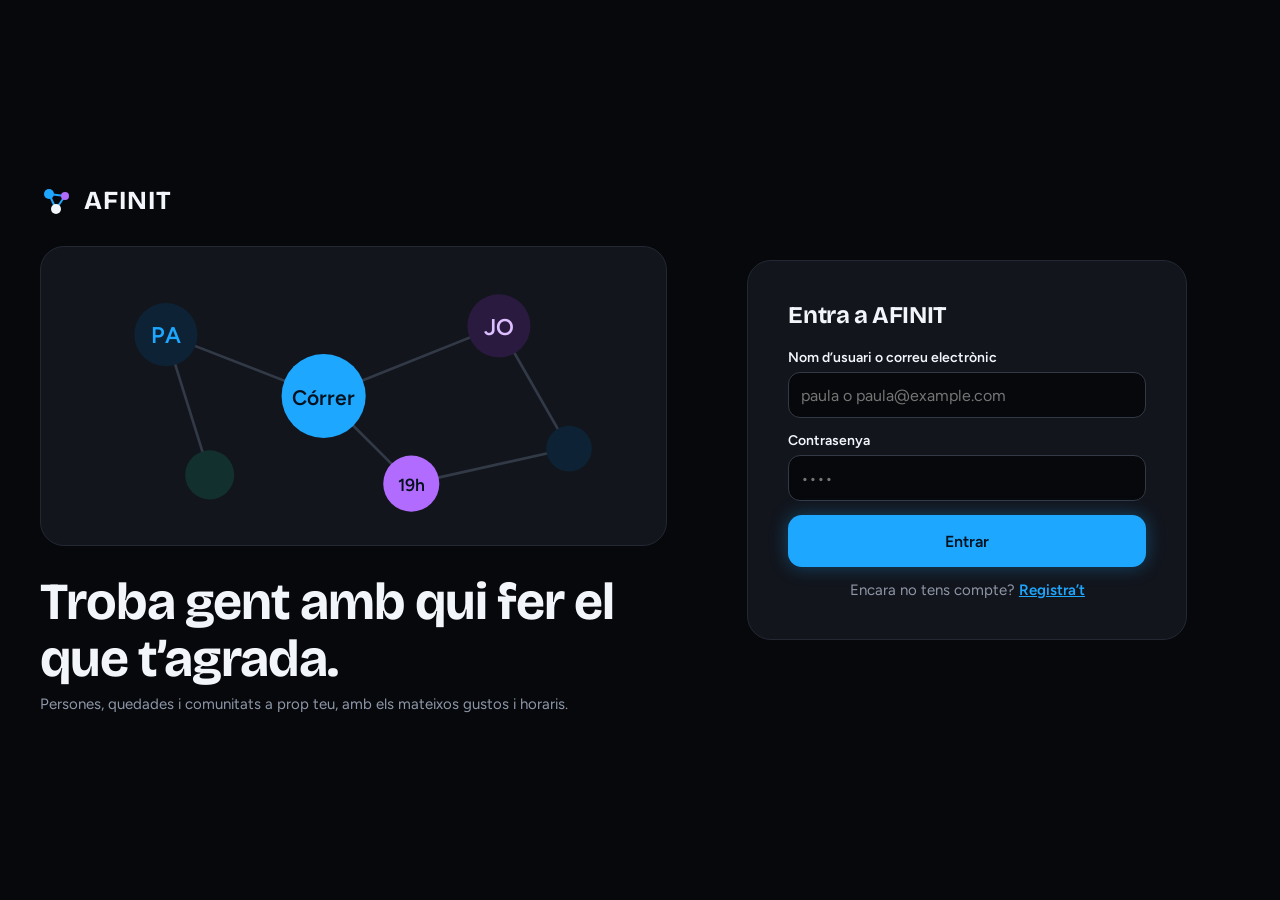
<file: frontend/index.html>
<!doctype html>
<html lang="ca">
<head>
<meta charset="utf-8">
<meta name="viewport" content="width=device-width, initial-scale=1">
<title>AFINIT</title>
<link rel="preconnect" href="https://fonts.googleapis.com">
<link href="https://fonts.googleapis.com/css2?family=Bricolage+Grotesque:opsz,wght@12..96,600;12..96,700&family=Figtree:wght@400;500;600&display=swap" rel="stylesheet">
<link rel="stylesheet" href="css/afinit.css">
<script src="js/theme.js"></script>
</head>
<body>
<div class="app">
  <main class="screen login" style="padding: 40px 28px; gap: 28px; justify-content: center">
    <div class="login-intro">
    <div class="brand">
      <svg width="34" height="34" viewBox="0 0 34 34" aria-hidden="true">
        <line x1="9" y1="10" x2="25" y2="12" stroke="var(--primary)" stroke-width="2"></line>
        <line x1="9" y1="10" x2="16" y2="25" stroke="var(--primary)" stroke-width="2"></line>
        <line x1="25" y1="12" x2="16" y2="25" stroke="var(--primary)" stroke-width="2"></line>
        <circle cx="9" cy="10" r="5" fill="var(--primary)"></circle>
        <circle cx="25" cy="12" r="4" fill="var(--accent)"></circle>
        <circle cx="16" cy="25" r="5" fill="var(--ink)"></circle>
      </svg>
      <span class="brand-name">AFINIT</span>
    </div>

    <div class="login-art" style="height: 170px; border-radius: 24px; background: var(--surface); border: 1px solid var(--border); overflow: hidden">
      <svg width="100%" height="170" viewBox="0 0 334 170" preserveAspectRatio="xMidYMid meet" aria-hidden="true">
        <g stroke="var(--border-input)" stroke-width="1.5">
          <line x1="60" y1="50" x2="150" y2="85"></line><line x1="150" y1="85" x2="250" y2="45"></line>
          <line x1="150" y1="85" x2="200" y2="135"></line><line x1="60" y1="50" x2="85" y2="130"></line>
          <line x1="250" y1="45" x2="290" y2="115"></line><line x1="200" y1="135" x2="290" y2="115"></line>
        </g>
        <circle cx="60" cy="50" r="18" fill="var(--primary-soft)"></circle>
        <text x="60" y="55" text-anchor="middle" font-family="Figtree, sans-serif" font-size="13" font-weight="600" fill="var(--primary)">PA</text>
        <circle cx="250" cy="45" r="18" fill="var(--accent-soft)"></circle>
        <text x="250" y="50" text-anchor="middle" font-family="Figtree, sans-serif" font-size="13" font-weight="600" fill="var(--accent-soft-text)">JO</text>
        <circle cx="150" cy="85" r="24" fill="var(--primary)"></circle>
        <text x="150" y="90" text-anchor="middle" font-family="Figtree, sans-serif" font-size="12" font-weight="600" fill="var(--on-primary)">Córrer</text>
        <circle cx="85" cy="130" r="14" fill="var(--other-soft)"></circle>
        <circle cx="200" cy="135" r="16" fill="var(--accent)"></circle>
        <text x="200" y="139" text-anchor="middle" font-family="Figtree, sans-serif" font-size="10" font-weight="600" fill="var(--on-primary)">19h</text>
        <circle cx="290" cy="115" r="13" fill="var(--primary-soft)"></circle>
      </svg>
    </div>

    <div style="display: flex; flex-direction: column; gap: 6px">
      <h1 class="title title-xl">Troba gent amb qui fer el que t’agrada.</h1>
      <p style="margin: 0; font-size: 15px; line-height: 1.45" class="muted">Persones, quedades i comunitats a prop teu, amb els mateixos gustos i horaris.</p>
    </div>
    </div>

    <form id="login" class="login-form" style="display: flex; flex-direction: column; gap: 14px" novalidate>
      <h2 class="login-form-title title title-md">Entra a AFINIT</h2>
      <div class="field">
        <label for="identifier" style="font-size: 14px">Nom d’usuari o correu electrònic</label>
        <input id="identifier" class="input" type="text" autocomplete="username" placeholder="paula o paula@example.com" required style="height: 46px; font-size: 16px">
      </div>
      <div class="field">
        <label for="password" style="font-size: 14px">Contrasenya</label>
        <input id="password" class="input" type="password" autocomplete="current-password" placeholder="••••" required style="height: 46px; font-size: 16px">
      </div>
      <div id="error" class="error hidden" role="alert"></div>
      <button class="btn btn-primary btn-block" type="submit">Entrar</button>
      <p style="margin: 0; text-align: center; font-size: 15px" class="muted">Encara no tens compte? <a href="registre.html" style="font-weight: 600">Registra’t</a></p>
    </form>
  </main>
</div>

<script src="js/afinit.js"></script>
<script>
  if (getUser()) location.replace('quedades.html');

  const form = document.getElementById('login');
  const errorBox = document.getElementById('error');

  form.addEventListener('submit', async (e) => {
    e.preventDefault();
    const identifier = document.getElementById('identifier').value.trim();
    const password = document.getElementById('password').value;
    const button = form.querySelector('button');
    errorBox.classList.add('hidden');
    if (!identifier || !password) {
      errorBox.textContent = 'Escriu el teu nom d’usuari o correu i la contrasenya.';
      errorBox.classList.remove('hidden');
      return;
    }
    button.disabled = true;
    try {
      const user = await api('/auth/login', { method: 'POST', body: { identifier, password } });
      setUser(user);
      location.href = 'quedades.html';
    } catch (err) {
      errorBox.textContent = err.message;
      errorBox.classList.remove('hidden');
    } finally {
      button.disabled = false;
    }
  });
</script>
</body>
</html>
</file>
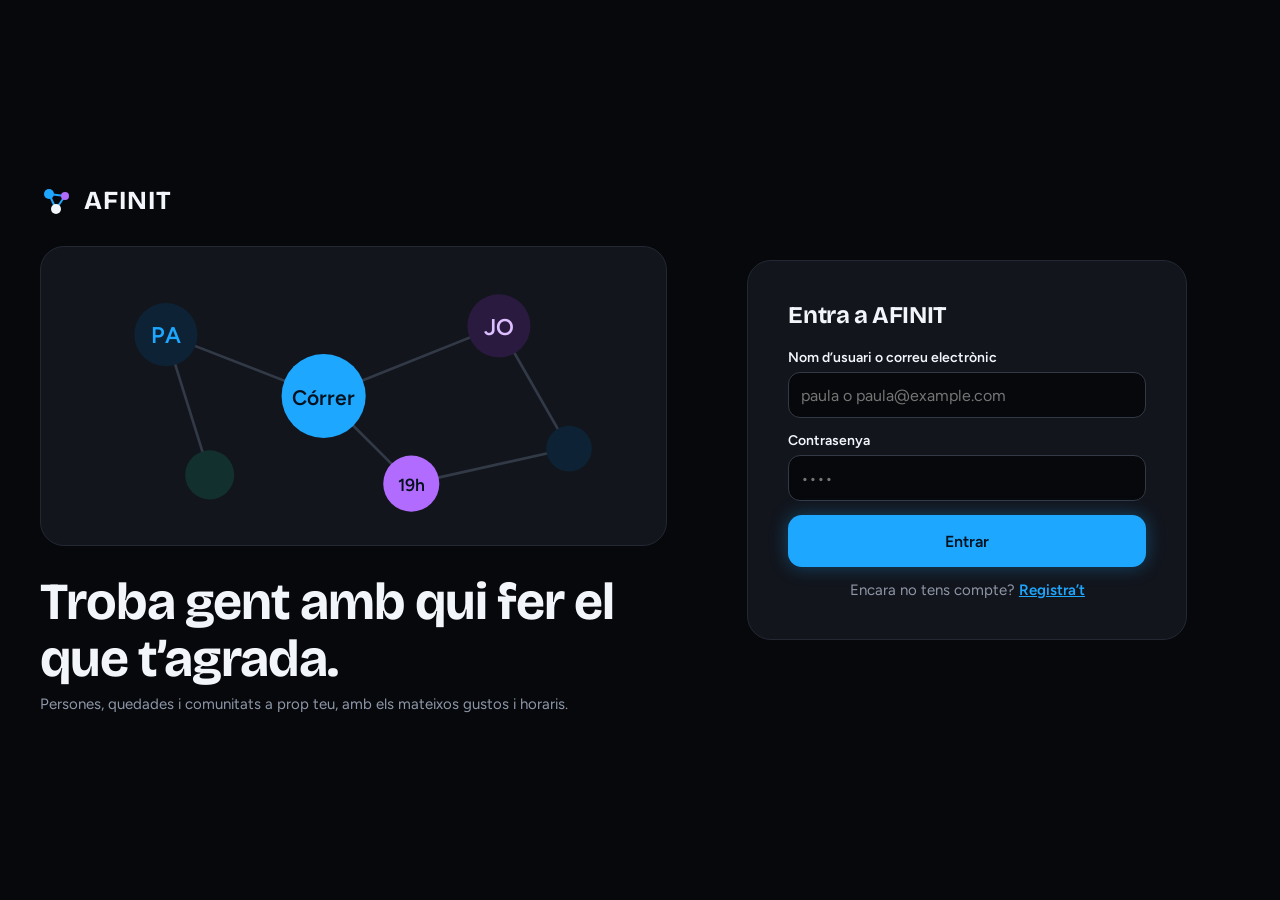
<file: frontend/afins.html>
<!doctype html>
<html lang="ca">
<head>
<meta charset="utf-8">
<meta name="viewport" content="width=device-width, initial-scale=1">
<title>Persones afins · AFINIT</title>
<link rel="preconnect" href="https://fonts.googleapis.com">
<link href="https://fonts.googleapis.com/css2?family=Bricolage+Grotesque:opsz,wght@12..96,600;12..96,700&family=Figtree:wght@400;500;600&display=swap" rel="stylesheet">
<link rel="stylesheet" href="css/afinit.css">
<script src="js/theme.js"></script>
</head>
<body>
<div class="app">
  <main class="screen">
    <div class="page-heading">
      <h1 class="title title-lg">Persones afins</h1>
    </div>
    <div id="activity-filters" class="people" role="group" aria-label="Filtra per activitat" hidden></div>
    <div id="recommendations" class="list" aria-live="polite"></div>
    <button id="retry" class="btn btn-secondary" type="button" hidden>Torna-ho a provar</button>
  </main>
</div>
<script src="js/afinit.js"></script>
<script src="js/afins.js"></script>
</body>
</html>
</file>
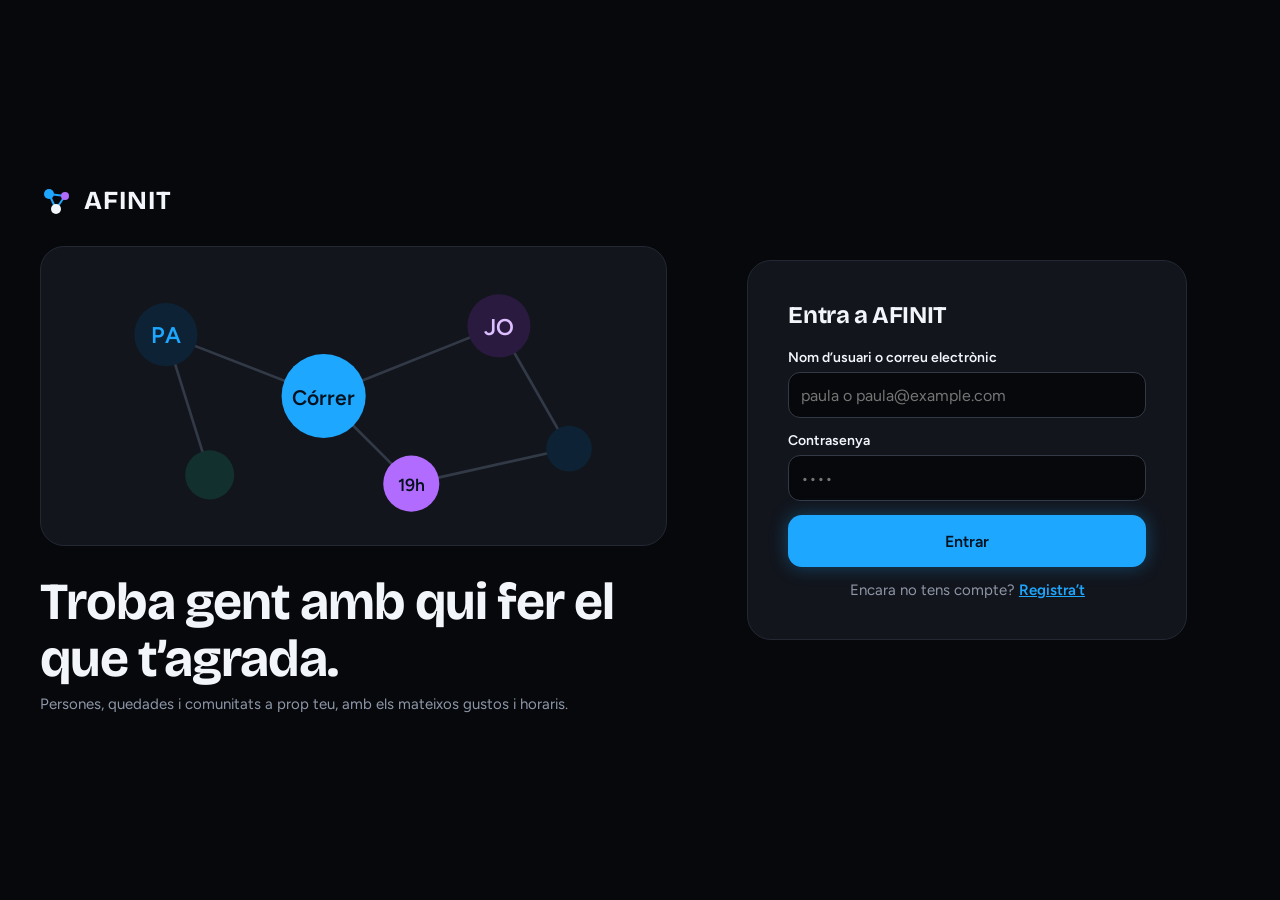
<file: frontend/calendari.html>
<!doctype html>
<html lang="ca">
<head>
<meta charset="utf-8">
<meta name="viewport" content="width=device-width, initial-scale=1">
<title>Calendari · AFINIT</title>
<link rel="preconnect" href="https://fonts.googleapis.com">
<link href="https://fonts.googleapis.com/css2?family=Bricolage+Grotesque:opsz,wght@12..96,600;12..96,700&family=Figtree:wght@400;500;600&display=swap" rel="stylesheet">
<link rel="stylesheet" href="css/afinit.css">
<script src="js/theme.js"></script>
</head>
<body>
<div class="app">
  <main class="screen" style="gap: 14px">
    <h1 class="title title-lg" style="min-height: 44px; display: flex; align-items: center">Calendari</h1>

    <div class="layout cal-layout">
    <div class="layout-main panel cal-panel">
    <div class="month-bar">
      <button class="icon-btn" type="button" id="prev" aria-label="Mes anterior"></button>
      <span class="month" id="month" aria-live="polite"></span>
      <button class="icon-btn" type="button" id="next" aria-label="Mes següent"></button>
    </div>

    <div class="calendar">
      <div class="cal-grid" id="head"></div>
      <div class="cal-grid" id="grid"></div>
    </div>

    <div class="legend">
      <span><i style="background: var(--primary)"></i>Quedades on vas</span>
      <span><i style="background: var(--muted)"></i>Ja passades</span>
    </div>
    </div>

    <section class="layout-aside panel" style="display: flex; flex-direction: column; gap: 10px">
      <h2 class="section-title" style="margin: 0" id="day-title"></h2>
      <div class="list" id="agenda"></div>
      <div class="blocks" id="blocks"></div>
    </section>
    </div>
    <div id="error" class="error hidden" role="alert"></div>
  </main>
</div>

<script src="js/afinit.js"></script>
<script>
  const user = requireUser();
  renderNav('calendari');
  const $ = (id) => document.getElementById(id);
  $('prev').innerHTML = icon('back', 20);
  $('next').innerHTML = `<svg width="20" height="20" viewBox="0 0 24 24" fill="none" stroke="currentColor" stroke-width="2" stroke-linecap="round" stroke-linejoin="round" aria-hidden="true"><path d="M9 18l6-6-6-6"></path></svg>`;

  const HEAD = ['Dl', 'Dm', 'Dc', 'Dj', 'Dv', 'Ds', 'Dg'];
  $('head').innerHTML = HEAD.map(h => `<span class="cal-head">${h}</span>`).join('');

  const now = new Date();
  const todayIso = toIso(now);
  let year = now.getFullYear();
  let month = now.getMonth();          // 0..11
  let selected = todayIso;
  let eventsByDate = {};
  let unavailable = null;              // { 'Dl': [8, 13], ... } o null si no ha indicat disponibilitat

  function toIso(d) {
    return `${d.getFullYear()}-${String(d.getMonth() + 1).padStart(2, '0')}-${String(d.getDate()).padStart(2, '0')}`;
  }
  function capitalize(s) { return s.charAt(0).toUpperCase() + s.slice(1); }

  // Hores (8..21) en què NO pot quedar, a partir de les seves AVAILABLE_AT
  async function loadAvailability() {
    try {
      const profile = await api(`/persons/${encodeURIComponent(user.id)}`);
      const slots = profile.available_slots || [];
      if (!slots.length) return;      // sense disponibilitat indicada: no marquem res
      const free = new Set(slots.map(s => `${s.day}-${s.hour}`));
      unavailable = {};
      for (const day of HEAD) {
        unavailable[day] = [];
        for (let h = 8; h <= 21; h++) if (!free.has(`${day}-${h}`)) unavailable[day].push(h);
      }
    } catch { /* el calendari funciona igualment */ }
  }
  // [8, 13, 14] -> ['08–09h', '13–15h']
  function ranges(hours) {
    const out = [];
    for (let i = 0; i < hours.length; i++) {
      const start = hours[i];
      let end = start + 1;
      while (i + 1 < hours.length && hours[i + 1] === end) { end++; i++; }
      out.push(`${String(start).padStart(2, '0')}–${String(end).padStart(2, '0')}h`);
    }
    return out;
  }

  async function loadMonth() {
    const key = `${year}-${String(month + 1).padStart(2, '0')}`;
    $('month').textContent = `${capitalize(MONTH_LONG[month])} ${year}`;
    $('error').classList.add('hidden');
    try {
      const events = await api(`/persons/${encodeURIComponent(user.id)}/events/attending?month=${key}`);
      eventsByDate = {};
      for (const ev of events) (eventsByDate[ev.date] ||= []).push(ev);
    } catch (err) {
      eventsByDate = {};
      $('error').textContent = err.message;
      $('error').classList.remove('hidden');
    }
    renderGrid();
    renderDay();
  }

  function renderGrid() {
    const first = new Date(year, month, 1);
    const offset = (first.getDay() + 6) % 7;       // dilluns = 0
    const days = new Date(year, month + 1, 0).getDate();
    const cells = [];
    for (let i = 0; i < offset; i++) cells.push('<span></span>');
    for (let d = 1; d <= days; d++) {
      const iso = toIso(new Date(year, month, d));
      const evs = eventsByDate[iso] || [];
      const classes = ['cal-day'];
      if (evs.length) classes.push('has-events');
      if (iso < todayIso) classes.push('past');
      if (iso === todayIso) classes.push('today');
      const label = `${d} de ${MONTH_LONG[month]}${evs.length ? `, ${evs.length} ${evs.length === 1 ? 'quedada' : 'quedades'}` : ''}`;
      cells.push(`<button type="button" class="${classes.join(' ')}" data-date="${iso}" aria-pressed="${iso === selected}" aria-label="${label}"><span>${d}</span><span class="cal-dot"></span></button>`);
    }
    $('grid').innerHTML = cells.join('');
  }

  function renderDay() {
    $('day-title').textContent = longDate(selected);
    const evs = eventsByDate[selected] || [];
    const past = selected < todayIso;
    $('agenda').innerHTML = evs.length
      ? evs.map(ev => `
          <a class="agenda-item${past ? ' past' : ''}" href="quedada.html?id=${encodeURIComponent(ev.id)}">
            <div class="bar"></div>
            <div class="info">
              <span>${esc(ev.title)}</span>
              <span>${esc(ev.start_time || '')}${ev.end_time ? ' – ' + esc(ev.end_time) : ''} · ${esc(ev.place || ev.zone)}</span>
            </div>
          </a>`).join('')
      : '<span class="muted" style="font-size: 14px">No tens cap quedada aquest dia.</span>';

    const dayCode = DOW_SHORT[parseDate(selected).getDay()];
    const blocks = unavailable ? ranges(unavailable[dayCode] || []) : [];
    const cross = '<svg width="12" height="12" viewBox="0 0 24 24" fill="none" stroke="currentColor" stroke-width="2.5" stroke-linecap="round" aria-hidden="true"><path d="M6 6l12 12M18 6L6 18"></path></svg>';
    $('blocks').innerHTML = blocks.map(b => `<span class="block-chip">${cross}No disponible ${b}</span>`).join('');
  }

  $('grid').addEventListener('click', (e) => {
    const btn = e.target.closest('.cal-day');
    if (!btn) return;
    selected = btn.dataset.date;
    for (const b of $('grid').querySelectorAll('.cal-day')) b.setAttribute('aria-pressed', String(b === btn));
    renderDay();
  });
  function changeMonth(delta) {
    month += delta;
    if (month < 0) { month = 11; year--; }
    if (month > 11) { month = 0; year++; }
    // Al canviar de mes se selecciona l'1 (o avui, si és el mes actual)
    selected = (year === now.getFullYear() && month === now.getMonth()) ? todayIso : toIso(new Date(year, month, 1));
    loadMonth();
  }
  $('prev').addEventListener('click', () => changeMonth(-1));
  $('next').addEventListener('click', () => changeMonth(1));

  loadAvailability().then(loadMonth);
</script>
</body>
</html>
</file>
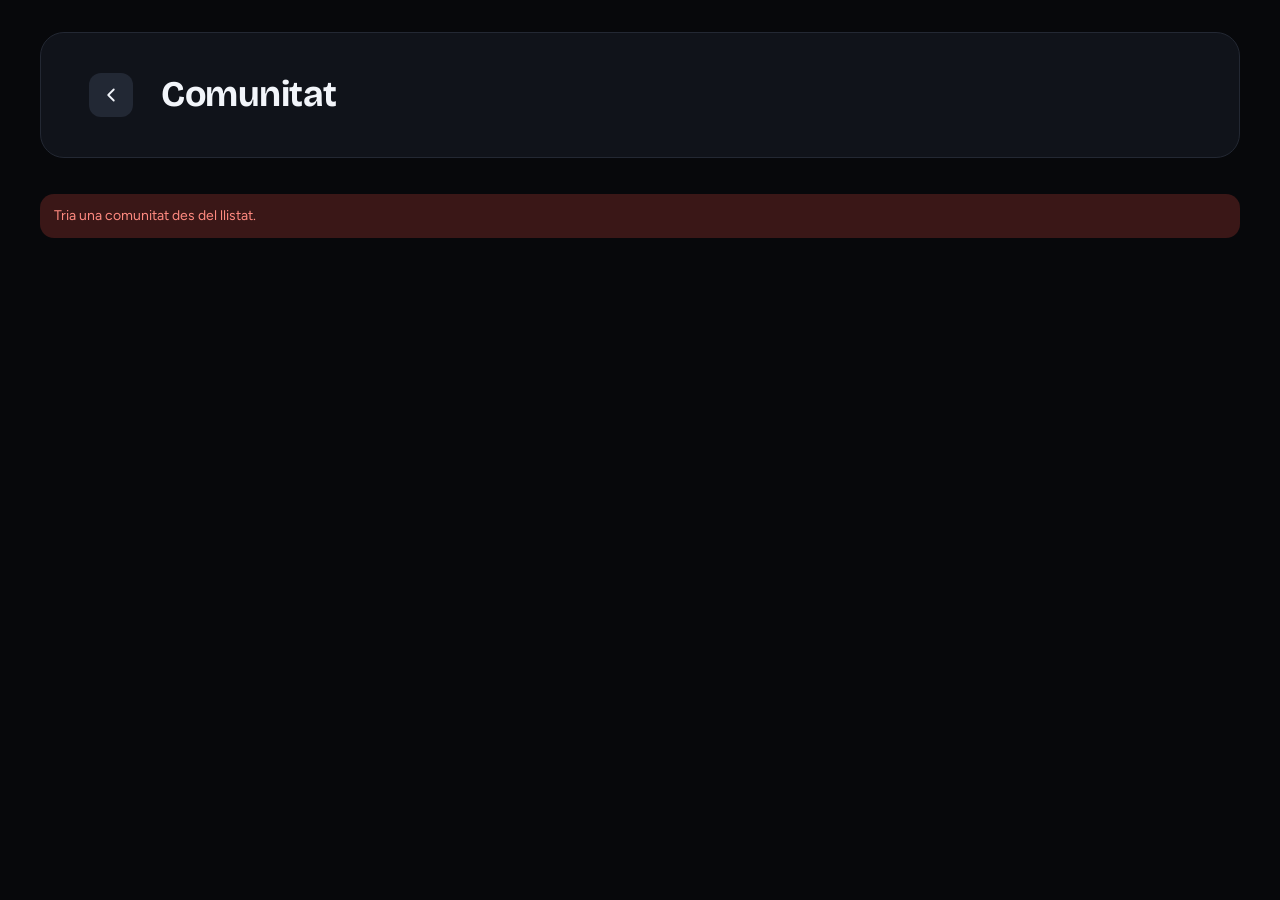
<file: frontend/detall-comunitats.html>
<!doctype html>
<html lang="ca">
<head>
<meta charset="utf-8">
<meta name="viewport" content="width=device-width, initial-scale=1">
<title>Comunitat · AFINIT</title>
<link rel="preconnect" href="https://fonts.googleapis.com">
<link href="https://fonts.googleapis.com/css2?family=Bricolage+Grotesque:opsz,wght@12..96,600;12..96,700&family=Figtree:wght@400;500;600&display=swap" rel="stylesheet">
<link rel="stylesheet" href="css/afinit.css">
<script src="js/theme.js"></script>
<style>
  .community-heading { display: flex; align-items: center; gap: 14px; }
  .community-heading .avatar { width: 56px; height: 56px; font-size: 1rem; }
  .community-heading-copy { min-width: 0; overflow-wrap: anywhere; }
  .community-heading-copy p { margin: 4px 0 0; }
  .community-actions { display: flex; gap: 10px; }
  .community-actions > * { flex: 1; padding-inline: 8px; }
  #membership-status { cursor: default; }
  #community-events .event-body, #community-members .info-row { overflow-wrap: anywhere; }
  .undated-badge { padding: 4px; font-size: 0.75rem; text-align: center; }
</style>
</head>
<body>
<div class="app">
  <header class="hero">
    <a class="icon-btn on-dark" id="back" href="comunitats.html" aria-label="Tornar a comunitats"></a>
    <div class="community-heading">
      <span class="avatar community-avatar hidden" id="community-avatar" aria-hidden="true"></span>
      <div class="community-heading-copy">
        <h1 class="title title-lg" id="community-title">Comunitat</h1>
        <p class="hero-sub hidden" id="community-summary"></p>
      </div>
    </div>
    <div class="community-actions hidden" id="community-actions">
      <span class="btn btn-secondary btn-small hidden" id="membership-status" role="status">Ets membre</span>
      <button class="btn btn-secondary btn-small hidden" id="join-community" type="button">Unir-se</button>
      <a class="btn btn-primary btn-small hidden" id="create-event" href="nova-quedada.html">Crear quedada</a>
    </div>
  </header>

  <main class="screen">
    <div id="community-loading" class="empty" role="status">S’està carregant la comunitat…</div>
    <div id="community-error" class="error hidden" role="alert"></div>

    <div class="tabs hidden" id="community-tabs" role="tablist" aria-label="Detall de la comunitat">
      <button class="tab" id="events-tab" type="button" role="tab" aria-selected="true" aria-controls="community-events">Quedades</button>
      <button class="tab" id="members-tab" type="button" role="tab" aria-selected="false" aria-controls="community-members" tabindex="-1">Participants</button>
    </div>
    <div id="community-events" class="list hidden" role="tabpanel" aria-labelledby="events-tab" tabindex="0" aria-live="polite"></div>
    <div id="community-members" class="list hidden" role="tabpanel" aria-labelledby="members-tab" tabindex="0" aria-live="polite"></div>
  </main>
</div>
<script src="js/afinit.js"></script>
<script src="js/detall-comunitats.js"></script>
</body>
</html>
</file>
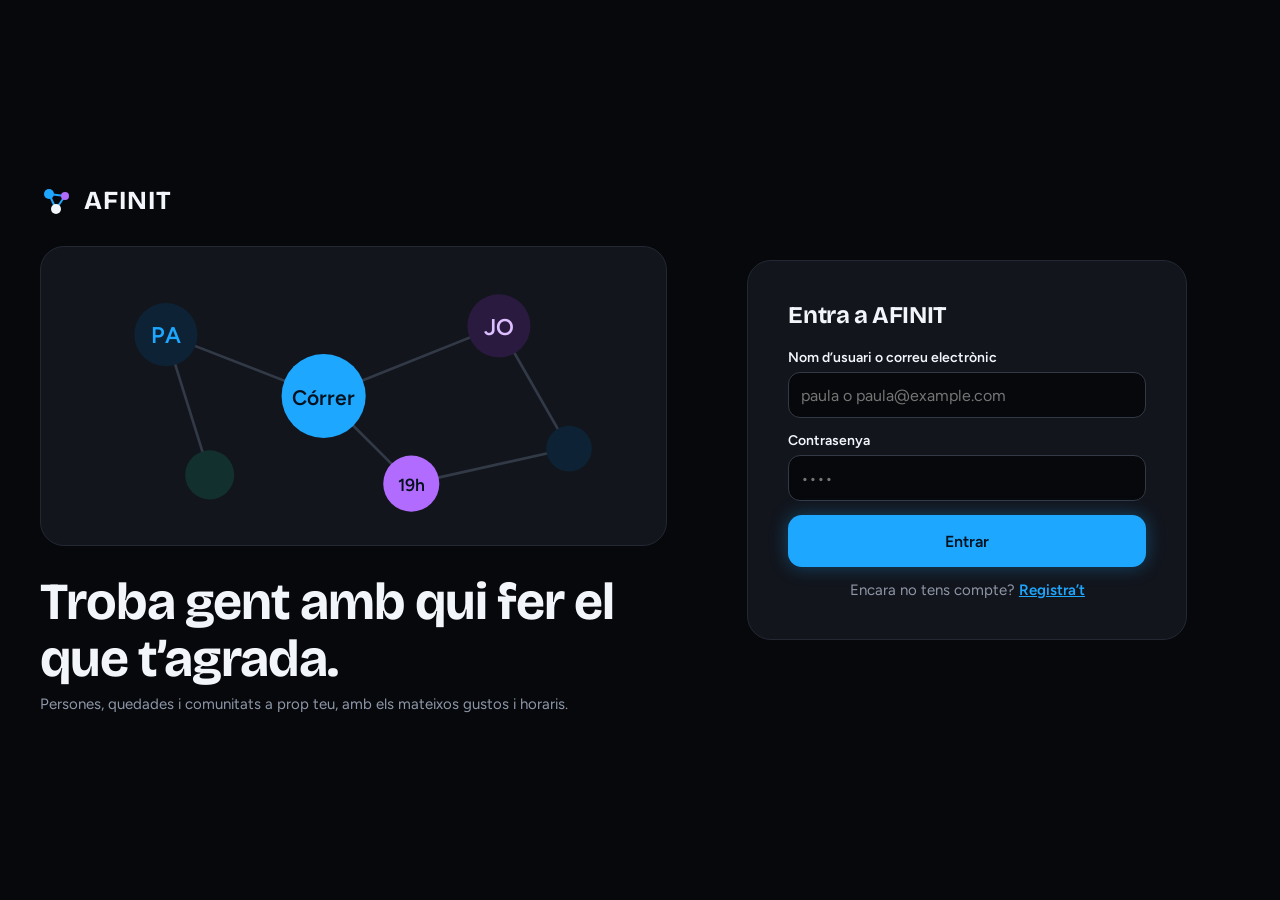
<file: frontend/editar-perfil.html>
<!doctype html>
<html lang="ca">
<head>
<meta charset="utf-8">
<meta name="viewport" content="width=device-width, initial-scale=1">
<title>Editar perfil · AFINIT</title>
<link rel="preconnect" href="https://fonts.googleapis.com">
<link href="https://fonts.googleapis.com/css2?family=Bricolage+Grotesque:opsz,wght@12..96,600;12..96,700&family=Figtree:wght@400;500;600&display=swap" rel="stylesheet">
<link rel="stylesheet" href="css/afinit.css">
<script src="js/theme.js"></script>
<style>
  .chips-grid {
    display: flex;
    flex-wrap: wrap;
    gap: 8px;
  }
  .chip-toggle {
    padding: 8px 13px;
    border-radius: 12px;
    border: 1px solid var(--border-input);
    background: var(--surface);
    color: var(--ink);
    font-family: inherit;
    font-size: 14px;
    font-weight: 500;
    cursor: pointer;
  }
  .chip-toggle[aria-pressed="true"] {
    background: var(--primary-soft);
    border-color: var(--primary);
    color: var(--primary);
    font-weight: 600;
  }
  .slot-list {
    display: flex;
    flex-wrap: wrap;
    gap: 8px;
  }
  .slot-pill {
    display: inline-flex;
    align-items: center;
    gap: 8px;
    padding: 7px 11px;
    border-radius: 10px;
    background: var(--primary-soft);
    color: var(--primary-soft-text);
    font-size: 13px;
    font-weight: 600;
  }
  .slot-pill button {
    border: none;
    background: transparent;
    color: inherit;
    font-size: 16px;
    line-height: 1;
    padding: 0 2px;
    cursor: pointer;
  }
  .slot-builder {
    display: grid;
    grid-template-columns: 1.1fr 1fr 1fr auto;
    gap: 8px;
    align-items: end;
  }
</style>
</head>
<body>
<div class="app">
  <form class="screen" id="form" style="padding: 20px 24px 32px; gap: 14px" novalidate>
    <div class="topbar-left">
      <a class="icon-btn" href="perfil.html" aria-label="Tornar al perfil" id="back"></a>
      <h1 class="title title-md">Editar perfil</h1>
    </div>

    <div id="error" class="error hidden" role="alert"></div>

    <div class="row-2">
      <div class="field">
        <label for="name">Nom</label>
        <input id="name" class="input" type="text" maxlength="50" required>
      </div>
      <div class="field">
        <label for="surname">Cognoms</label>
        <input id="surname" class="input" type="text" maxlength="80" required>
      </div>
    </div>

    <div class="row-2">
      <div class="field">
        <label for="username">Nom d’usuari</label>
        <input id="username" class="input" type="text" autocomplete="username" maxlength="30" required>
      </div>
      <div class="field">
        <label for="email">Correu electrònic</label>
        <input id="email" class="input" type="email" autocomplete="email" required>
      </div>
    </div>

    <div class="row-2">
      <div class="field">
        <label for="current-password">Contrasenya actual</label>
        <input id="current-password" class="input" type="password" autocomplete="off" placeholder="Escriu-la per canviar la contrasenya" minlength="4">
      </div>
      <div class="field">
        <label for="password">Nova contrasenya</label>
        <input id="password" class="input" type="password" autocomplete="new-password" minlength="4" placeholder="Deixa-ho buit per mantenir">
      </div>
    </div>

    <div class="row-2-1">
      <div class="field">
        <label for="zone">Zona</label>
        <select id="zone" class="input" required></select>
      </div>
      <div class="field">
        <label for="age">Edat</label>
        <input id="age" class="input" type="number" min="16" max="99">
      </div>
    </div>

    <div class="field">
      <label>Activitats que t’agraden</label>
      <div class="chips-grid" id="activities"></div>
    </div>

    <div class="field">
      <label>Hores disponibles per quedar</label>
      <div class="slot-builder">
        <div class="field">
          <label for="slot-day" class="muted" style="font-size: 12px">Dia</label>
          <select id="slot-day" class="input">
            <option value="Dl">Dl · Dilluns</option>
            <option value="Dm">Dm · Dimarts</option>
            <option value="Dc">Dc · Dimecres</option>
            <option value="Dj">Dj · Dijous</option>
            <option value="Dv">Dv · Divendres</option>
            <option value="Ds">Ds · Dissabte</option>
            <option value="Dg">Dg · Diumenge</option>
          </select>
        </div>
        <div class="field">
          <label for="slot-from" class="muted" style="font-size: 12px">De</label>
          <select id="slot-from" class="input"></select>
        </div>
        <div class="field">
          <label for="slot-to" class="muted" style="font-size: 12px">A</label>
          <select id="slot-to" class="input"></select>
        </div>
        <button class="btn btn-secondary btn-small" type="button" id="add-slot" style="height: 44px">Afegir</button>
      </div>
      <div id="slot-list" class="slot-list" style="margin-top: 6px"></div>
    </div>

    <button class="btn btn-primary btn-block" type="submit" id="save-btn" style="margin-top: auto">Desar canvis</button>
  </form>
</div>

<script src="js/afinit.js"></script>
<script>
  const user = requireUser();
  const $ = (id) => document.getElementById(id);
  const DAYS_ORDER = ['Dl', 'Dm', 'Dc', 'Dj', 'Dv', 'Ds', 'Dg'];
  const selectedActivities = new Set();
  const availableHours = new Set();

  $('back').innerHTML = icon('back');

  function showError(msg) {
    $('error').textContent = msg;
    $('error').classList.remove('hidden');
  }

  function initHourSelects() {
    const fromOpts = [];
    for (let h = 8; h <= 21; h++) {
      fromOpts.push(`<option value="${h}"${h === 18 ? ' selected' : ''}>${String(h).padStart(2, '0')}:00</option>`);
    }
    $('slot-from').innerHTML = fromOpts.join('');
    syncToHours();
  }

  function syncToHours() {
    const from = parseInt($('slot-from').value, 10);
    const prevTo = parseInt($('slot-to').value, 10);
    const opts = [];
    for (let h = from + 1; h <= 22; h++) {
      opts.push(`<option value="${h}">${String(h).padStart(2, '0')}:00</option>`);
    }
    $('slot-to').innerHTML = opts.join('');
    $('slot-to').value = String(prevTo > from ? prevTo : Math.min(from + 2, 22));
  }
  $('slot-from').addEventListener('change', syncToHours);

  function getMergedRanges() {
    const ranges = [];
    for (const day of DAYS_ORDER) {
      const hours = [];
      for (let h = 8; h <= 21; h++) {
        if (availableHours.has(`${day}-${h}`)) hours.push(h);
      }
      for (let i = 0; i < hours.length; i++) {
        const start = hours[i];
        let end = start + 1;
        while (i + 1 < hours.length && hours[i + 1] === end) {
          end++;
          i++;
        }
        ranges.push({ day, from_hour: start, to_hour: end });
      }
    }
    return ranges;
  }

  function renderSlots() {
    const ranges = getMergedRanges();
    if (!ranges.length) {
      $('slot-list').innerHTML = '<div class="empty" style="width: 100%">Cap franja disponible seleccionada.</div>';
      return;
    }
    $('slot-list').innerHTML = ranges.map(r => `
      <span class="slot-pill">
        <span>${r.day} · ${String(r.from_hour).padStart(2, '0')}:00 – ${String(r.to_hour).padStart(2, '0')}:00h</span>
        <button type="button" data-day="${r.day}" data-from="${r.from_hour}" data-to="${r.to_hour}" aria-label="Eliminar franja">×</button>
      </span>
    `).join('');
  }

  $('add-slot').addEventListener('click', () => {
    $('error').classList.add('hidden');
    const day = $('slot-day').value;
    const from = parseInt($('slot-from').value, 10);
    const to = parseInt($('slot-to').value, 10);
    for (let h = from; h < to; h++) availableHours.add(`${day}-${h}`);
    renderSlots();
  });

  $('slot-list').addEventListener('click', (e) => {
    const btn = e.target.closest('button[data-day]');
    if (!btn) return;
    const day = btn.dataset.day;
    const from = parseInt(btn.dataset.from, 10);
    const to = parseInt(btn.dataset.to, 10);
    for (let h = from; h < to; h++) availableHours.delete(`${day}-${h}`);
    renderSlots();
  });

  $('activities').addEventListener('click', (e) => {
    const chip = e.target.closest('.chip-toggle');
    if (!chip) return;
    const name = chip.dataset.name;
    if (selectedActivities.has(name)) {
      selectedActivities.delete(name);
      chip.setAttribute('aria-pressed', 'false');
    } else {
      selectedActivities.add(name);
      chip.setAttribute('aria-pressed', 'true');
    }
  });

  async function loadProfile() {
    try {
      const [profile, zones, activities] = await Promise.all([
        api(`/persons/${encodeURIComponent(user.id)}`),
        api('/zones'),
        api('/activities'),
      ]);

      $('name').value = profile.name || '';
      $('surname').value = profile.surname || '';
      $('email').value = profile.email || '';
      $('username').value = profile.username || '';
      $('age').value = profile.age ?? '';
      $('zone').innerHTML = zones.map(z => `<option value="${esc(z.name)}">${esc(z.name)}</option>`).join('');
      if (profile.zone) $('zone').value = profile.zone;

      for (const a of (profile.activities || [])) selectedActivities.add(a);
      $('activities').innerHTML = activities.map(a => {
        const active = selectedActivities.has(a.name);
        return `<button type="button" class="chip-toggle" data-name="${esc(a.name)}" aria-pressed="${active}">${esc(a.name)}</button>`;
      }).join('');

      for (const s of (profile.available_slots || [])) {
        availableHours.add(`${s.day}-${s.hour}`);
      }
      renderSlots();
    } catch (err) {
      showError(err.message);
    }
  }

  $('form').addEventListener('submit', async (e) => {
    e.preventDefault();
    $('error').classList.add('hidden');
    const name = $('name').value.trim();
    const surname = $('surname').value.trim();
    const username = $('username').value.trim();
    const email = $('email').value.trim().toLowerCase();
      if (!email || !/^[^\s@]+@[^\s@]+\.[^\s@]+$/.test(email)) {
        showError('Escriu un correu electrònic vàlid.');
        $('email').focus();
        return;
      }
    const currentPassword = $('current-password').value;
    const password = $('password').value;
    const slots = getMergedRanges();

    if (!name) {showError('El nom no pot quedar buit.'); $('name').focus(); return; }
    if (!surname) { showError('Els cognoms no poden quedar buits.'); $('surname').focus(); return; }
    if (!username || /\s/.test(username)) { showError('El nom d’usuari no és vàlid (no pot tenir espais).'); $('username').focus(); return; }
    if (password && !currentPassword) { showError('Escriu la contrasenya actual per poder canviar-la.'); $('current-password').focus(); return; }
    if (currentPassword && !password) { showError('Escriu la nova contrasenya o deixa els dos camps buits per mantenir-la.'); $('password').focus(); return; }
    if (password && password.length < 4) { showError('La nova contrasenya ha de tenir almenys 4 caràcters.'); $('password').focus(); return; }
    if (!selectedActivities.size) { showError('Tria almenys una activitat.'); return; }
    if (!slots.length) { showError('Afegeix almenys una franja disponible.'); return; }

    const ageVal = $('age').value.trim();
    const btn = $('save-btn');
    btn.disabled = true;

    try {
      const updated = await api(`/persons/${encodeURIComponent(user.id)}`, {
        method: 'PUT',
        body: {
          name,
          surname,
          username: username.toLowerCase(),
          email,
          current_password: currentPassword || null,
          password: password || null,
          age: ageVal ? parseInt(ageVal, 10) : null,
          zone: $('zone').value,
          activities: Array.from(selectedActivities),
        },
      });
      await api(`/persons/${encodeURIComponent(user.id)}/availability`, {
        method: 'PUT',
        body: { slots, mode: 'available' },
      });
      setUser({
        ...user,
        name: updated.name,
        surname: updated.surname,
        username: updated.username,
      });
      location.href = 'perfil.html';
    } catch (err) {
      showError(err.message);
      btn.disabled = false;
    }
  });

  initHourSelects();
  loadProfile();
</script>
</body>
</html>
</file>
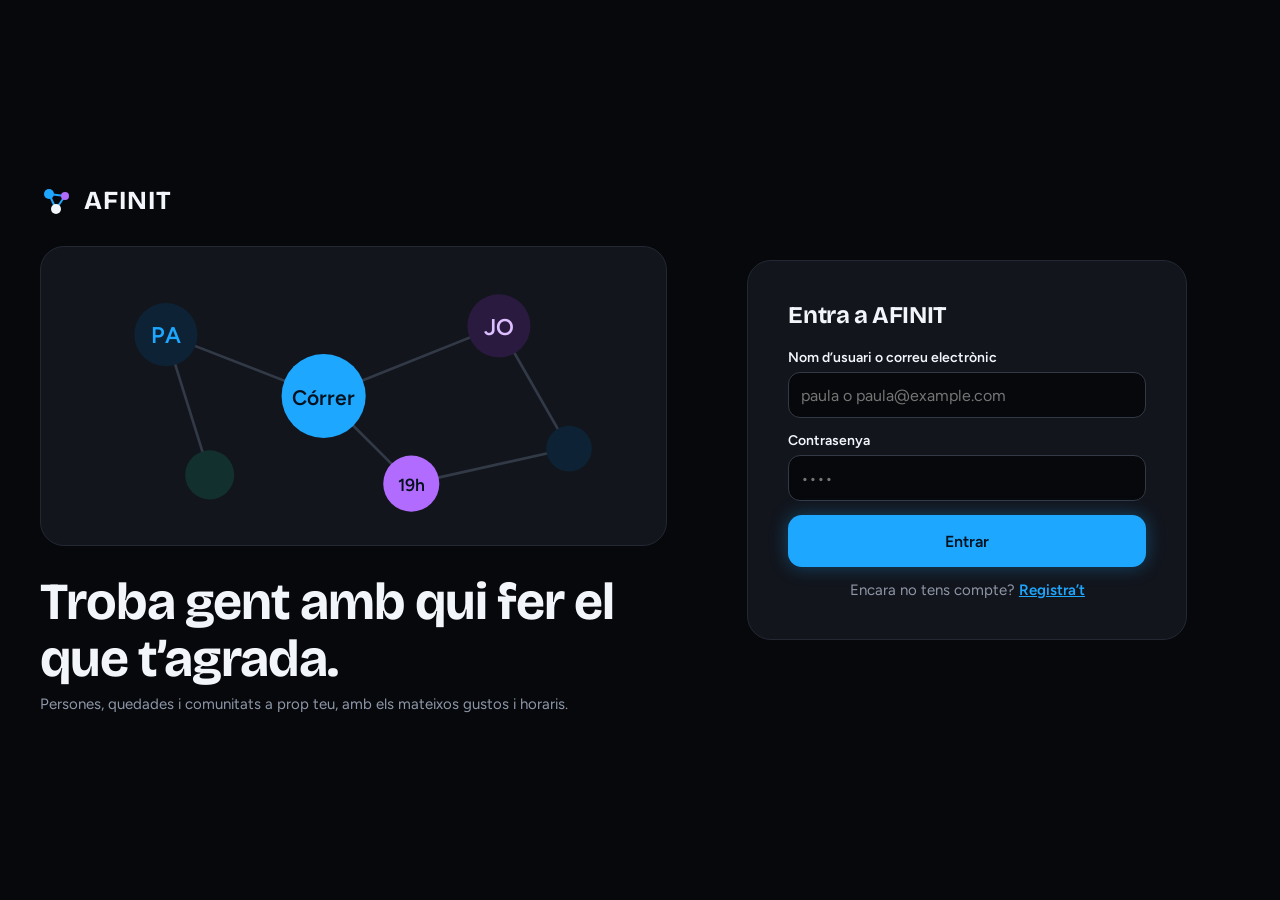
<file: frontend/nova-quedada.html>
<!doctype html>
<html lang="ca">
<head>
<meta charset="utf-8">
<meta name="viewport" content="width=device-width, initial-scale=1">
<title>Nova quedada · AFINIT</title>
<link rel="preconnect" href="https://fonts.googleapis.com">
<link href="https://fonts.googleapis.com/css2?family=Bricolage+Grotesque:opsz,wght@12..96,600;12..96,700&family=Figtree:wght@400;500;600&display=swap" rel="stylesheet">
<link rel="stylesheet" href="css/afinit.css">
<script src="js/theme.js"></script>
</head>
<body>
<div class="app">
  <form class="screen form-card" id="form" style="padding: 20px 24px 32px" novalidate>
    <div class="topbar-left">
      <a class="icon-btn" href="quedades.html" aria-label="Tornar a quedades" id="back"></a>
      <h1 class="title title-md">Nova quedada</h1>
    </div>

    <div class="field">
      <label for="title">Títol</label>
      <input id="title" class="input" type="text" maxlength="80" placeholder="Quedada per córrer" required>
    </div>

    <div class="row-2">
      <div class="field">
        <label for="activity">Activitat</label>
        <select id="activity" class="input" required></select>
      </div>
      <div class="field">
        <label for="community">Comunitat (opcional)</label>
        <select id="community" class="input"><option value="">Cap</option></select>
      </div>
    </div>

    <div class="row-2">
      <div class="field">
        <label for="date">Dia</label>
        <input id="date" class="input" type="date" required>
      </div>
      <div class="field">
        <label for="time">Hora</label>
        <input id="time" class="input" type="time" value="19:00" min="08:00" max="21:59" step="900" required>
      </div>
    </div>

    <div class="row-2-1">
      <div class="field">
        <label for="place">Lloc de trobada</label>
        <input id="place" class="input" type="text" maxlength="80" placeholder="Parc de la Devesa">
      </div>
      <div class="field">
        <label for="capacity">Places</label>
        <input id="capacity" class="input" type="number" min="2" max="100" value="12" required>
      </div>
    </div>

    <div class="row-2-1">
      <div class="field">
        <label for="zone">Zona</label>
        <select id="zone" class="input" required></select>
      </div>
      <div class="field">
        <label for="duration">Durada</label>
        <select id="duration" class="input">
          <option value="1">1 h</option><option value="2">2 h</option>
          <option value="3">3 h</option><option value="4">4 h</option>
        </select>
      </div>
    </div>

    <div class="field">
      <label for="description">Descripció</label>
      <textarea id="description" class="input" rows="3" maxlength="500" placeholder="Explica què fareu, el ritme, què cal portar…"></textarea>
    </div>

    <div class="hint" id="hint"></div>
    <div id="error" class="error hidden" role="alert"></div>

    <button class="btn btn-primary btn-block" type="submit" style="margin-top: auto">Publicar quedada</button>
  </form>
</div>

<script src="js/afinit.js"></script>
<script>
  const user = requireUser();
  renderNav('quedades', { mobile: false });
  document.getElementById('back').innerHTML = icon('back');

  const $ = (id) => document.getElementById(id);
  const form = $('form');
  const today = new Date();
  const isoToday = new Date(today.getTime() - today.getTimezoneOffset() * 60000).toISOString().slice(0, 10);
  $('date').min = isoToday;
  $('date').value = isoToday;

  function option(value, label = value) {
    return `<option value="${esc(value)}">${esc(label)}</option>`;
  }

  async function loadOptions() {
    try {
      const [activities, zones, communities, profile] = await Promise.all([
        api('/activities'),
        api('/zones'),
        api(`/persons/${encodeURIComponent(user.id)}/communities`),
        api(`/persons/${encodeURIComponent(user.id)}`),
      ]);
      $('activity').innerHTML = activities.map(a => option(a.name)).join('');
      $('zone').innerHTML = zones.map(z => option(z.name)).join('');
      $('community').innerHTML = option('', 'Cap') + communities.map(c => option(c.id, c.name)).join('');
      // Per defecte: la primera activitat que t'agrada i la teva zona
      if (profile.activities && profile.activities.length) $('activity').value = profile.activities[0];
      if (profile.zone) $('zone').value = profile.zone;
      const communityId = new URLSearchParams(location.search).get('community_id');
      const selectedCommunity = communities.find(community => community.id === communityId);
      if (selectedCommunity) {
        $('community').value = selectedCommunity.id;
        $('activity').value = selectedCommunity.activity;
        $('back').href = `detall-comunitats.html?id=${encodeURIComponent(selectedCommunity.id)}`;
        $('back').setAttribute('aria-label', 'Tornar a la comunitat');
      }
      updateHint();
    } catch (err) {
      showError(err.message);
    }
  }

  // Quan tries una comunitat, l'activitat passa a ser la de la comunitat
  let communities = [];
  $('community').addEventListener('change', async () => {
    if (!communities.length) communities = await api(`/persons/${encodeURIComponent(user.id)}/communities`).catch(() => []);
    const c = communities.find(x => x.id === $('community').value);
    if (c) { $('activity').value = c.activity; updateHint(); }
  });

  function updateHint() {
    const activity = $('activity').value;
    const date = $('date').value;
    const time = $('time').value;
    if (!activity || !date || !time) { $('hint').classList.add('hidden'); return; }
    const hour = parseInt(time, 10);
    const end = hour + parseInt($('duration').value, 10);
    const day = DOW_LONG[parseDate(date).getDay()].toLowerCase();
    $('hint').innerHTML = `${icon('share', 20)}<span>La recomanarem a qui li agradi <strong>${esc(activity.toLowerCase())}</strong>, visqui a ${esc($('zone').value || 'la zona')} o a prop i tingui els ${esc(day)}s de ${hour} a ${end}h lliures.</span>`;
    $('hint').classList.remove('hidden');
  }
  for (const id of ['activity', 'date', 'time', 'duration', 'zone']) $(id).addEventListener('change', updateHint);

  function showError(message) {
    $('error').textContent = message;
    $('error').classList.remove('hidden');
  }

  form.addEventListener('submit', async (e) => {
    e.preventDefault();
    $('error').classList.add('hidden');
    const title = $('title').value.trim();
    if (!title) { showError('Posa un títol a la quedada.'); $('title').focus(); return; }

    const body = {
      organizer_id: user.id,
      title,
      activity: $('activity').value,
      zone: $('zone').value,
      date: $('date').value,
      start_time: $('time').value,
      duration_hours: parseInt($('duration').value, 10),
      place: $('place').value.trim() || null,
      description: $('description').value.trim() || null,
      capacity: parseInt($('capacity').value, 10) || 12,
      community_id: $('community').value || null,
    };

    const button = form.querySelector('button[type="submit"]');
    button.disabled = true;
    try {
      const created = await api('/events', { method: 'POST', body });
      location.href = `quedada.html?id=${encodeURIComponent(created.id)}`;
    } catch (err) {
      showError(err.message);
      button.disabled = false;
    }
  });

  loadOptions();
</script>
</body>
</html>
</file>
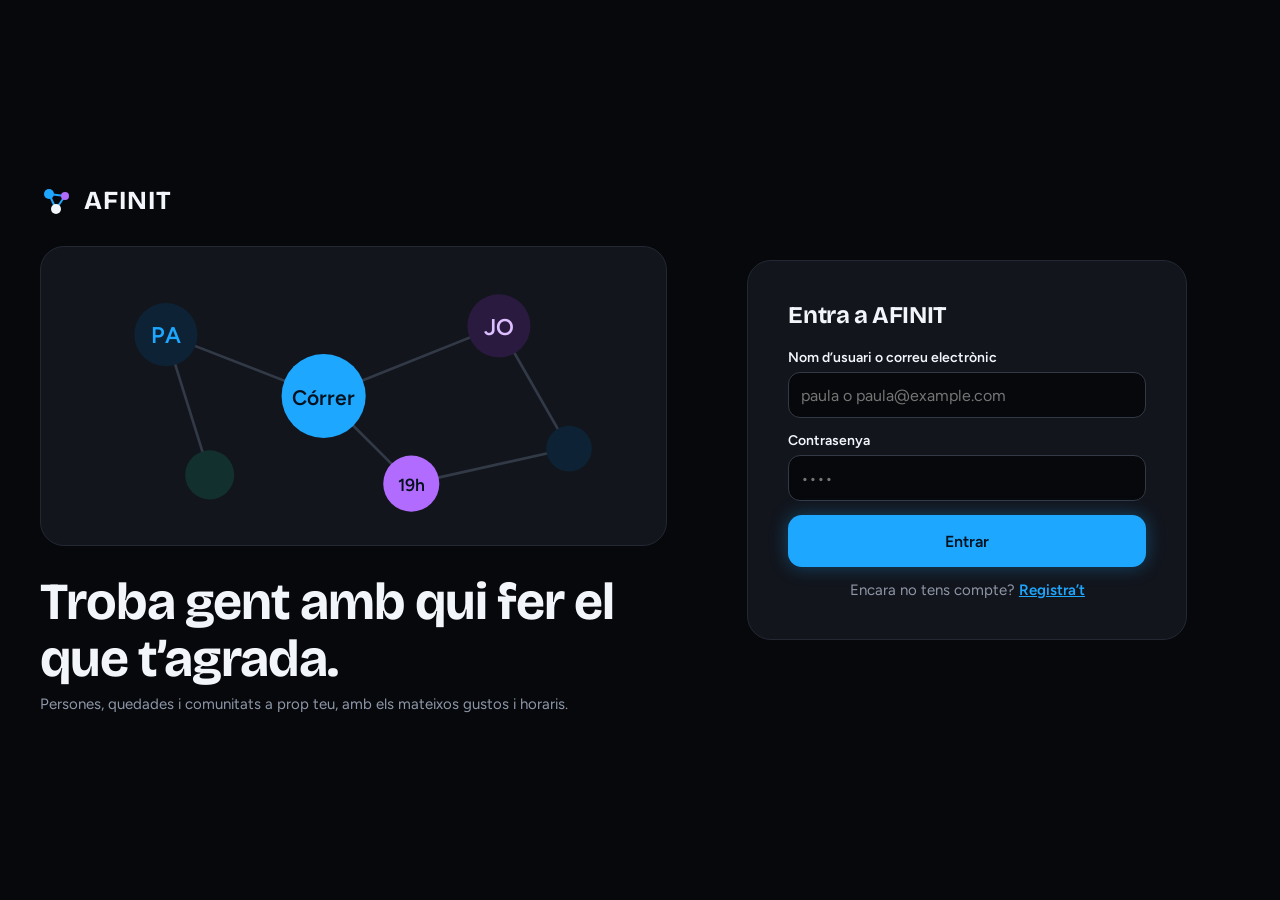
<file: frontend/perfil.html>
<!doctype html>
<html lang="ca">
<head>
<meta charset="utf-8">
<meta name="viewport" content="width=device-width, initial-scale=1">
<title>Perfil · AFINIT</title>
<link rel="preconnect" href="https://fonts.googleapis.com">
<link href="https://fonts.googleapis.com/css2?family=Bricolage+Grotesque:opsz,wght@12..96,600;12..96,700&family=Figtree:wght@400;500;600&display=swap" rel="stylesheet">
<link rel="stylesheet" href="css/afinit.css">
<script src="js/theme.js"></script>
</head>
<body>
<div class="app">
  <main class="screen">
    <div class="topbar">
      <h1 class="title title-lg">Perfil</h1>
      <div style="display: flex; align-items: center; gap: 8px">
        <a class="btn btn-secondary btn-small" href="editar-perfil.html">Editar</a>
        <button class="icon-btn" type="button" id="theme"></button>
      </div>
    </div>

    <div id="error" class="error hidden" role="alert"></div>

    <div class="layout profile-layout">
    <div class="layout-main">
    <section class="profile-card">
      <div class="avatar profile-avatar" id="avatar"></div>
      <div style="display: flex; flex-direction: column; gap: 3px; min-width: 0">
        <span class="profile-name" id="username">Carregant…</span>
        <span style="font-size: 15px; font-weight: 500; color: var(--text)" id="name"></span>
        <span class="muted" style="font-size: 14px" id="meta"></span>
      </div>
    </section>

    <div class="stats">
      <div class="stat"><span class="num" id="connections">–</span><span>Connexions</span></div>
      <div class="stat"><span class="num" id="events">–</span><span>Quedades</span></div>
      <div class="stat"><span class="num" id="communities">–</span><span>Comunitats</span></div>
    </div>

    </div>

    <div class="layout-aside">
    <section class="panel-plain" style="display: flex; flex-direction: column; gap: 10px">
      <h2 class="section-title" style="margin: 0">El que t’agrada</h2>
      <div class="event-tags" id="activities"></div>
    </section>

    <section style="display: flex; flex-direction: column; gap: 10px">
      <h2 class="section-title" style="margin: 0">Disponibilitat</h2>
      <div class="event-tags" id="availability"></div>
    </section>

    <button class="btn btn-secondary btn-block" type="button" id="logout" style="margin-top: auto"></button>
    </div>
    </div>
  </main>
</div>

<script src="js/afinit.js"></script>
<script>
  const user = requireUser();
  renderNav('perfil');
  const $ = (id) => document.getElementById(id);
  const DAYS_ORDER = ['Dl', 'Dm', 'Dc', 'Dj', 'Dv', 'Ds', 'Dg'];

  function paintThemeButton() {
    const dark = getTheme() === 'dark';
    $('theme').innerHTML = icon(dark ? 'sun' : 'moon', 20);
    $('theme').setAttribute('aria-label', dark ? 'Canviar a mode clar' : 'Canviar a mode fosc');
    $('theme').title = dark ? 'Mode clar' : 'Mode fosc';
  }
  $('theme').addEventListener('click', () => {
    setTheme(getTheme() === 'dark' ? 'light' : 'dark');
    paintThemeButton();
  });
  paintThemeButton();

  $('logout').innerHTML = `${icon('logout', 20)}Tancar la sessió`;
  $('logout').addEventListener('click', logout);

  function formatAvailableSlots(slots) {
    if (!slots || !slots.length) return [];
    const byDay = {};
    for (const s of slots) (byDay[s.day] ||= []).push(s.hour);
    const pills = [];
    for (const day of DAYS_ORDER) {
      const hours = (byDay[day] || []).sort((a, b) => a - b);
      for (let i = 0; i < hours.length; i++) {
        const start = hours[i];
        let end = start + 1;
        while (i + 1 < hours.length && hours[i + 1] === end) {
          end++;
          i++;
        }
        pills.push(`${day} · ${String(start).padStart(2, '0')}–${String(end).padStart(2, '0')}h`);
      }
    }
    return pills;
  }

  (async () => {
    try {
      const p = await api(`/persons/${encodeURIComponent(user.id)}`);
      const fullName = [p.name, p.surname].filter(Boolean).join(' ');
      $('avatar').textContent = initials(p.name);
      $('avatar').classList.add(avatarClass(p.name));
      $('name').textContent = fullName;
      $('username').textContent = p.username ? `@${p.username}` : '';
      $('meta').textContent = [p.age ? `${p.age} anys` : null, p.zone].filter(Boolean).join(' · ');
      $('connections').textContent = p.connections;
      $('events').textContent = p.events;
      $('communities').textContent = p.communities_count;

      $('activities').innerHTML = p.activities.length
        ? p.activities.map(a => `<span class="chip">${esc(a)}</span>`).join('')
        : '<span class="muted">Encara no has triat cap activitat.</span>';

      const availPills = formatAvailableSlots(p.available_slots);
      $('availability').innerHTML = availPills.length
        ? availPills.map(label => `<span class="chip" style="display: inline-flex; align-items: center; gap: 5px">${icon('clock', 13)}${esc(label)}</span>`).join('')
        : '<span class="muted">Encara no has indicat cap franja disponible.</span>';
    } catch (err) {
      $('error').textContent = err.message;
      $('error').classList.remove('hidden');
    }
  })();
</script>
</body>
</html>
</file>
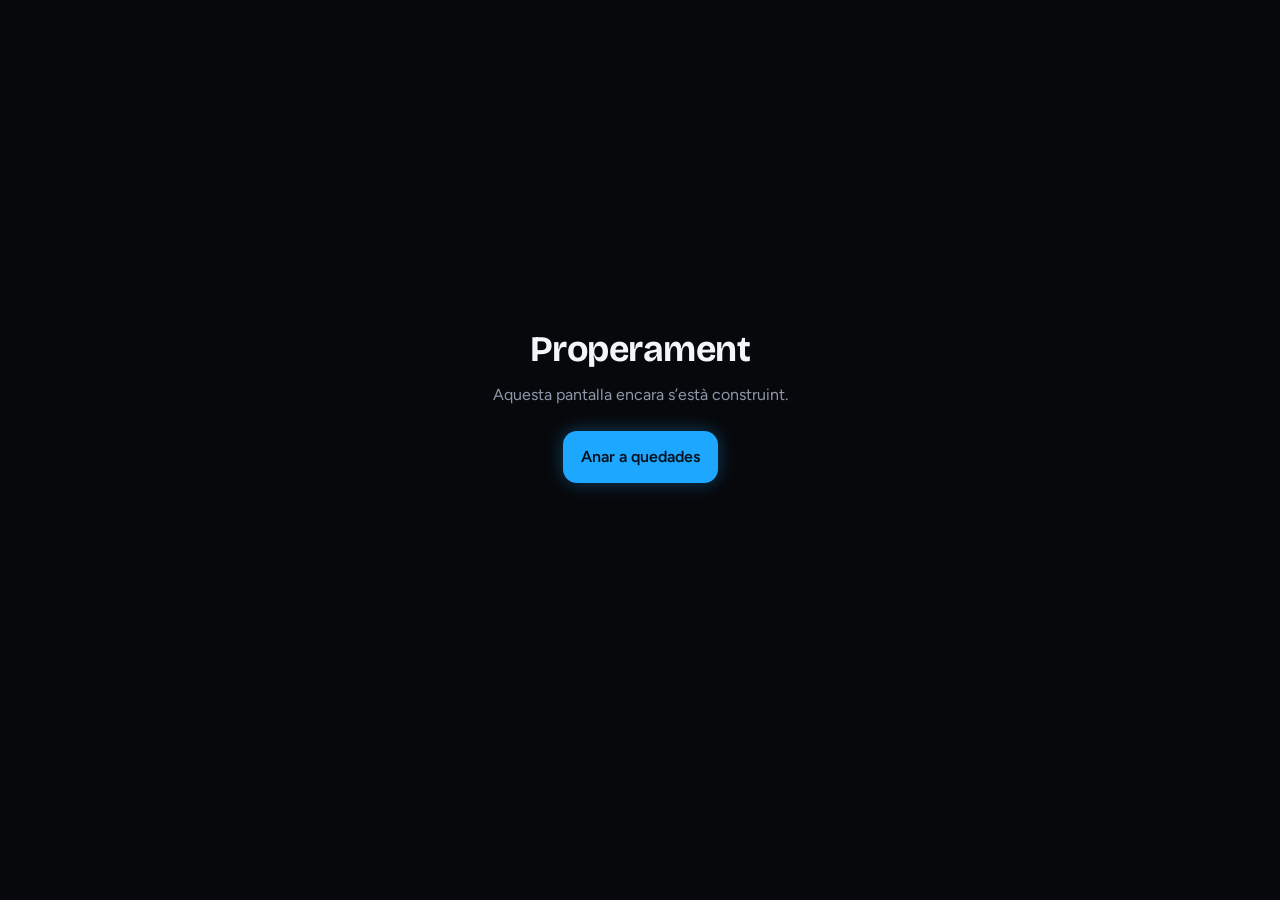
<file: frontend/proximament.html>
<!doctype html>
<html lang="ca">
<head>
<meta charset="utf-8">
<meta name="viewport" content="width=device-width, initial-scale=1">
<title>Properament · AFINIT</title>
<link rel="preconnect" href="https://fonts.googleapis.com">
<link href="https://fonts.googleapis.com/css2?family=Bricolage+Grotesque:opsz,wght@12..96,600;12..96,700&family=Figtree:wght@400;500;600&display=swap" rel="stylesheet">
<link rel="stylesheet" href="css/afinit.css">
<script src="js/theme.js"></script>
</head>
<body>
<div class="app">
  <main class="screen" style="justify-content: center; text-align: center; gap: 12px">
    <h1 class="title title-lg" id="section">Properament</h1>
    <p class="muted" style="margin: 0; font-size: 16px; line-height: 1.45">Aquesta pantalla encara s’està construint.</p>
    <a class="btn btn-primary" href="quedades.html" style="align-self: center; margin-top: 12px">Anar a quedades</a>
  </main>
</div>
<script src="js/afinit.js"></script>
<script>
  const section = new URLSearchParams(location.search).get('s');
  if (section) document.getElementById('section').textContent = section;
  const key = (section || '').toLowerCase();
  if (getUser() && NAV_ITEMS.some(i => i.key === key)) renderNav(key);
</script>
</body>
</html>
</file>
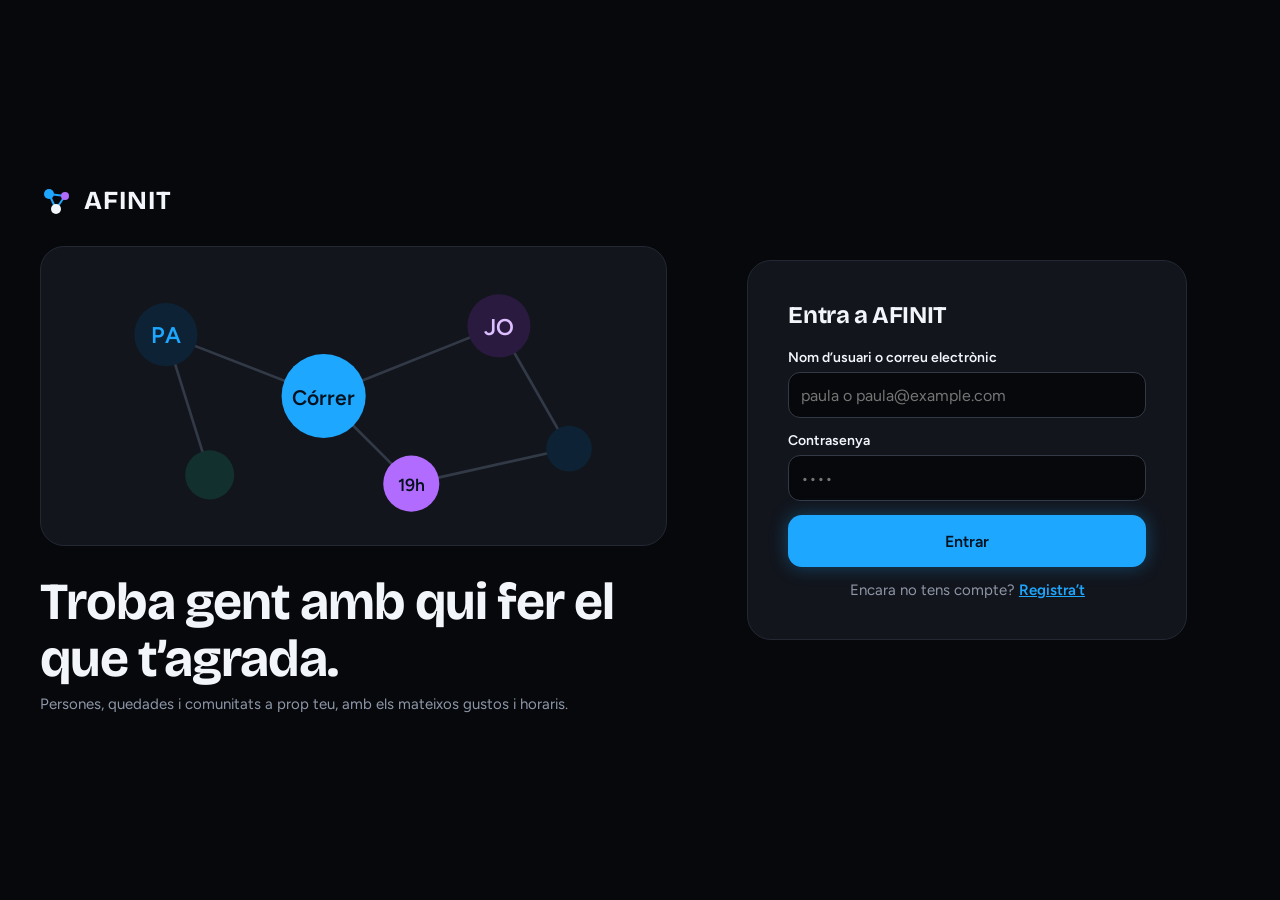
<file: frontend/quedada.html>
<!doctype html>
<html lang="ca">
<head>
<meta charset="utf-8">
<meta name="viewport" content="width=device-width, initial-scale=1">
<title>Quedada · AFINIT</title>
<link rel="preconnect" href="https://fonts.googleapis.com">
<link href="https://fonts.googleapis.com/css2?family=Bricolage+Grotesque:opsz,wght@12..96,600;12..96,700&family=Figtree:wght@400;500;600&display=swap" rel="stylesheet">
<link rel="stylesheet" href="css/afinit.css">
<script src="js/theme.js"></script>
</head>
<body>
<div class="app">
  <header class="hero">
    <a class="icon-btn on-dark" href="quedades.html" aria-label="Tornar a quedades" id="back"></a>
    <div style="display: flex; flex-direction: column; gap: 10px">
      <span class="chip" id="activity">&nbsp;</span>
      <h1 class="title hero-title" style="font-size: 30px; line-height: 1.1" id="title">Carregant…</h1>
      <span class="hero-sub" id="organizer"></span>
    </div>
  </header>

  <main class="screen detail" style="padding: 20px 24px; gap: 18px">
    <div id="error" class="error hidden" role="alert"></div>

    <div class="detail-main">
      <h2 class="section-title desktop-only" style="margin: 0" id="about-title">Sobre la quedada</h2>
      <p class="description" id="description"></p>

      <section id="connections-section" class="hidden" style="display: flex; flex-direction: column; gap: 10px">
        <h2 class="section-title" style="margin: 0">Hi van les teves connexions</h2>
        <div class="people" id="connections"></div>
      </section>

      <div class="avatar-stack hidden" id="others"></div>
    </div>

    <aside class="detail-aside">
      <div class="info-box" id="info"></div>
      <button class="btn btn-primary btn-block" type="button" id="action" style="margin-top: auto" disabled>M’hi apunto</button>
    </aside>
  </main>
</div>

<script src="js/afinit.js"></script>
<script>
  const user = requireUser();
  const eventId = new URLSearchParams(location.search).get('id');
  renderNav('quedades', { mobile: false });
  document.getElementById('back').innerHTML = icon('back');

  const els = {
    activity: document.getElementById('activity'),
    title: document.getElementById('title'),
    organizer: document.getElementById('organizer'),
    info: document.getElementById('info'),
    description: document.getElementById('description'),
    connSection: document.getElementById('connections-section'),
    connections: document.getElementById('connections'),
    others: document.getElementById('others'),
    action: document.getElementById('action'),
    error: document.getElementById('error'),
  };
  let ev = null;

  function showError(message) {
    els.error.textContent = message;
    els.error.classList.remove('hidden');
  }

  function render() {
    document.title = `${ev.title} · AFINIT`;
    els.activity.textContent = ev.activity;
    els.title.textContent = ev.title;
    const org = ev.organizer ? `Organitzat per ${ev.organizer.id === user.id ? 'tu' : ev.organizer.name}` : '';
    els.organizer.textContent = [org, ev.community].filter(Boolean).join(' · ');

    const free = ev.capacity == null ? null : Math.max(ev.capacity - ev.participants, 0);
    const time = ev.end_time ? `${ev.start_time} – ${ev.end_time}` : (ev.start_time || '');
    els.info.innerHTML = `
      <div class="info-row">${icon('clock', 20)}<div><span class="main">${longDate(ev.date)}</span><span class="sub">${esc(time)}</span></div></div>
      <div class="info-row">${icon('pin', 20)}<div><span class="main">${esc(ev.place || ev.zone)}</span><span class="sub">${esc(ev.zone)}</span></div></div>
      <div class="info-row">${icon('user', 20)}<div>
        <span class="main">${ev.capacity == null ? `${ev.participants} hi van` : `${ev.participants} de ${ev.capacity} places`}</span>
        <span class="sub">${free == null ? 'Sense límit de places' : free === 0 ? 'No queden places' : `${free === 1 ? 'Queda 1 plaça lliure' : `Queden ${free} places lliures`}`}</span>
      </div></div>`;

    els.description.textContent = ev.description || '';
    els.description.classList.toggle('hidden', !ev.description);
    document.getElementById('about-title').classList.toggle('hidden', !ev.description);

    const others = ev.attendees.filter(a => a.id !== user.id);
    const connections = others.filter(a => a.is_connection);
    const rest = others.filter(a => !a.is_connection);

    els.connSection.classList.toggle('hidden', connections.length === 0);
    els.connections.innerHTML = connections.map(p =>
      `<div class="person-pill"><div class="avatar ${avatarClass(p.name)}">${esc(initials(p.name))}</div>${esc(p.name)}</div>`
    ).join('');

    const shown = rest.slice(0, 3);
    const extra = rest.length - shown.length;
    els.others.classList.toggle('hidden', rest.length === 0);
    els.others.innerHTML = `
      <div class="stack">
        ${shown.map(p => `<div class="avatar ${avatarClass(p.name)}" title="${esc(p.name)}">${esc(initials(p.name))}</div>`).join('')}
        ${extra > 0 ? `<div class="avatar more">+${extra}</div>` : ''}
      </div>
      <span class="muted" style="font-size: 14px">${connections.length ? 'i més gent' : rest.length === 1 ? 'hi va' : 'hi van'}: ${esc(rest.map(p => p.name).join(', '))}</span>`;

    const isOrganizer = ev.organizer && ev.organizer.id === user.id;
    const full = ev.capacity != null && ev.participants >= ev.capacity;
    const btn = els.action;
    btn.disabled = false;
    if (isOrganizer) {
      btn.textContent = 'Organitzes aquesta quedada';
      btn.className = 'btn btn-secondary btn-block';
      btn.disabled = true;
    } else if (ev.attending) {
      btn.textContent = 'Hi vas · Desapuntar-me';
      btn.className = 'btn btn-secondary btn-block';
    } else if (full) {
      btn.textContent = 'La quedada és plena';
      btn.className = 'btn btn-secondary btn-block';
      btn.disabled = true;
    } else {
      btn.textContent = 'M’hi apunto';
      btn.className = 'btn btn-primary btn-block';
    }
    btn.style.marginTop = 'auto';
  }

  async function load() {
    if (!eventId) { showError('Falta l’identificador de la quedada.'); return; }
    try {
      ev = await api(`/events/${encodeURIComponent(eventId)}?person_id=${encodeURIComponent(user.id)}`);
      render();
    } catch (err) {
      els.title.textContent = 'Quedada';
      showError(err.message);
    }
  }

  els.action.addEventListener('click', async () => {
    els.action.disabled = true;
    const path = `/events/${encodeURIComponent(eventId)}/attend/${encodeURIComponent(user.id)}`;
    try {
      if (ev.attending) {
        await api(path, { method: 'DELETE' });
        toast('T’has desapuntat de la quedada.');
      } else {
        await api(path, { method: 'POST' });
        toast('T’hi has apuntat!');
      }
      await load();
    } catch (err) {
      toast(err.message);
      els.action.disabled = false;
    }
  });

  load();
</script>
</body>
</html>
</file>
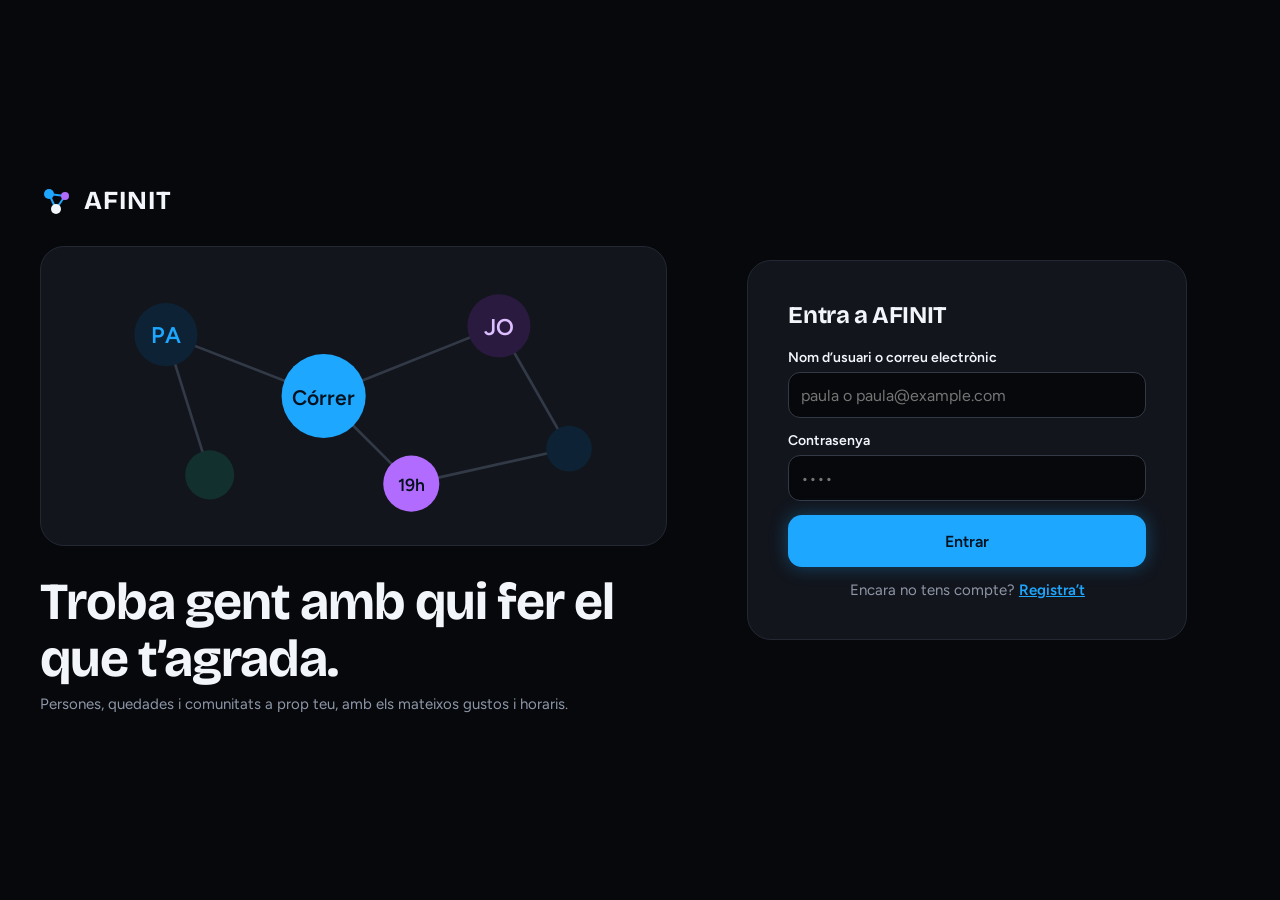
<file: frontend/quedades.html>
<!doctype html>
<html lang="ca">
<head>
<meta charset="utf-8">
<meta name="viewport" content="width=device-width, initial-scale=1">
<title>Quedades · AFINIT</title>
<link rel="preconnect" href="https://fonts.googleapis.com">
<link href="https://fonts.googleapis.com/css2?family=Bricolage+Grotesque:opsz,wght@12..96,600;12..96,700&family=Figtree:wght@400;500;600&display=swap" rel="stylesheet">
<link rel="stylesheet" href="css/afinit.css">
<script src="js/theme.js"></script>
</head>
<body>
<div class="app">
  <main class="screen">
    <div class="topbar">
      <div class="page-heading">
        <h1 class="title title-lg">Quedades</h1>
        <p class="page-sub muted desktop-only">Plans de la teva gent i de les teves activitats, a prop teu.</p>
      </div>
      <a class="btn btn-primary btn-small mobile-only" href="nova-quedada.html"><span id="plus"></span>Crear</a>
    </div>

    <div class="layout">
      <div class="layout-main">
        <div class="tabs" role="tablist" aria-label="Filtre de quedades">
          <button class="tab" type="button" role="tab" id="tab-foryou" aria-selected="true" aria-controls="list">Per a tu</button>
          <button class="tab" type="button" role="tab" id="tab-nearby" aria-selected="false" aria-controls="list">Totes a prop</button>
        </div>

        <div id="list" class="list" role="tabpanel" aria-live="polite"></div>
      </div>

      <aside class="layout-aside panel">
        <h2 class="section-title">Hi tens plaça</h2>
        <div id="mine" class="list list-plain"></div>
      </aside>
    </div>
  </main>
</div>

<script src="js/afinit.js"></script>
<script>
  const user = requireUser();
  renderNav('quedades');
  document.getElementById('plus').innerHTML = icon('plus', 18, 2.2);

  const TABS = {
    foryou: {
      tab: document.getElementById('tab-foryou'),
      url: `/persons/${encodeURIComponent(user.id)}/events/for-you`,
      empty: 'Ara mateix no hi ha quedades de les teves activitats, a prop teu i en hores que tinguis lliures. Mira la pestanya “Totes a prop” o crea’n una.',
    },
    nearby: {
      tab: document.getElementById('tab-nearby'),
      url: `/persons/${encodeURIComponent(user.id)}/events/nearby`,
      empty: 'No hi ha quedades a la teva zona. Crea’n una!',
    },
  };
  const list = document.getElementById('list');
  const mine = document.getElementById('mine');
  let latestTabRequest = 0;

  async function showTab(key) {
    const request = ++latestTabRequest;
    for (const [k, t] of Object.entries(TABS)) t.tab.setAttribute('aria-selected', String(k === key));
    list.innerHTML = '<div class="empty">Carregant…</div>';
    try {
      const events = await api(TABS[key].url);
      if (request !== latestTabRequest) return;
      list.innerHTML = events.length
        ? events.map(eventCard).join('')
        : `<div class="empty">${TABS[key].empty}</div>`;
    } catch (err) {
      if (request !== latestTabRequest) return;
      list.innerHTML = `<div class="error">${esc(err.message)}</div>`;
    }
  }

  async function showMine() {
    try {
      const events = await api(`/persons/${encodeURIComponent(user.id)}/events/attending?upcoming=true`);
      mine.innerHTML = events.length
        ? events.map(attendingCard).join('')
        : '<div class="empty">Encara no t’has apuntat a cap quedada.</div>';
    } catch (err) {
      mine.innerHTML = `<div class="error">${esc(err.message)}</div>`;
    }
  }

  TABS.foryou.tab.addEventListener('click', () => showTab('foryou'));
  TABS.nearby.tab.addEventListener('click', () => showTab('nearby'));
  showTab('foryou');
  showMine();
</script>
</body>
</html>
</file>
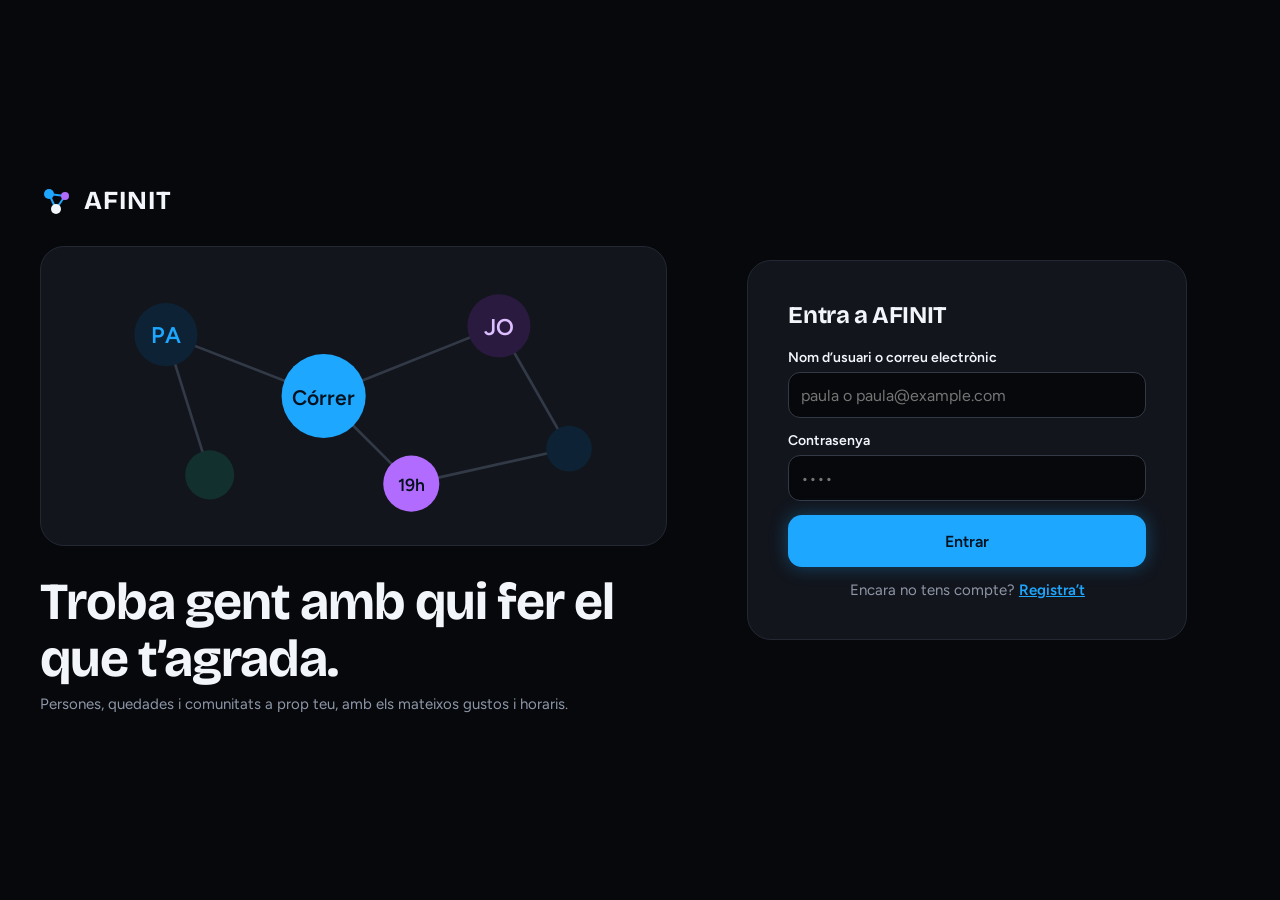
<file: frontend/sollicituds.html>
<!doctype html>
<html lang="ca">
<head>
<meta charset="utf-8">
<meta name="viewport" content="width=device-width, initial-scale=1">
<title>Sol·licituds · AFINIT</title>
<link rel="preconnect" href="https://fonts.googleapis.com">
<link href="https://fonts.googleapis.com/css2?family=Bricolage+Grotesque:opsz,wght@12..96,600;12..96,700&family=Figtree:wght@400;500;600&display=swap" rel="stylesheet">
<link rel="stylesheet" href="css/afinit.css">
<script src="js/theme.js"></script>
</head>
<body>
<div class="app">
  <main class="screen">
    <div class="topbar">
      <div class="topbar-left">
        <a class="icon-btn" id="back" href="afins.html" aria-label="Torna a Persones afins"></a>
        <h1 class="title title-lg">Sol·licituds</h1>
      </div>
    </div>
    <div class="connection-inbox">
      <section class="connection-panel" aria-labelledby="received-heading">
        <h2 class="section-title" id="received-heading" tabindex="-1">Rebudes</h2>
        <div id="received-requests" class="connection-list" aria-live="polite">Carregant…</div>
      </section>
      <section class="connection-panel" aria-labelledby="sent-heading">
        <h2 class="section-title" id="sent-heading">Enviades</h2>
        <div id="sent-requests" class="connection-list" aria-live="polite">Carregant…</div>
      </section>
    </div>
    <div id="requests-error" class="error hidden" role="alert"></div>
    <button id="requests-retry" class="btn btn-small btn-secondary hidden" type="button">Torna-ho a provar</button>
  </main>
</div>
<script src="js/afinit.js"></script>
<script type="module" src="js/sollicituds-page.js"></script>
</body>
</html>
</file>
<file: frontend/css/afinit.css>
/* =====================================================================
   AFINIT - estils comuns de totes les pantalles
   ---------------------------------------------------------------------
   PALETA: per canviar la tonalitat de l'app, només cal tocar les
   variables d'aquest bloc :root. Cap altre fitxer té colors escrits.
   ===================================================================== */
:root {
  /* Tema: negre i blau neó */
  color-scheme: dark;           /* calendaris i desplegables natius en fosc */

  /* Color principal (botons, enllaços, icones, pestanya activa) */
  --primary: #1EA7FF;           /* blau neó */
  --primary-hover: #5CC0FF;
  --on-primary: #04121F;        /* text sobre el blau neó (fosc: es llegeix millor que el blanc) */
  --primary-soft: #0D2335;      /* fons suau: etiquetes, avisos */
  --primary-soft-text: #A8DBFF; /* text sobre --primary-soft */
  --glow: 0 0 18px rgba(30, 167, 255, 0.35); /* resplendor neó dels botons */

  /* Color d'accent (segon color del logo, avatars) */
  --accent: #B26BFF;            /* lila neó */
  --accent-soft: #2A1A3F;
  --accent-soft-text: #DDBEFF;

  /* Neutres */
  --ink: #F2F5FA;               /* text principal */
  --text: #D3D9E3;              /* paràgrafs */
  --muted: #8E97A8;             /* text secundari */
  --page: #000000;              /* fons de fora de l'app (ordinador) */
  --bg: #07080B;                /* fons de pantalla */
  --surface: #12151C;           /* targetes, camps */
  --track: #1A1E27;             /* fons de les pestanyes */
  --border: #232833;
  --border-input: #333A47;
  --divider: #1C2029;

  /* Blocs destacats: capçalera del detall, notificacions */
  --block: #10131A;
  --block-2: #222834;           /* botó sobre un bloc */
  --on-block: #F2F5FA;
  --on-block-muted: #A3ABBA;

  /* Etiqueta de data de les targetes i pestanya activa */
  --badge-bg: var(--primary);
  --badge-text: var(--on-primary);
  --tab-active-bg: var(--primary-soft);
  --tab-active-text: var(--primary-soft-text);

  --other-soft: #12302E;        /* tercer color d'avatars */
  --other-soft-text: #7FE3D2;
  --danger: #FF8A80;
  --danger-soft: #3A1717;
  --unavailable-bg: #3A2412;    /* blocs "No disponible" del calendari */
  --unavailable-text: #FFC48A;
}

/* ---------- Mode clar (el botó de la lluna del perfil hi posa data-theme="light") ---------- */
:root[data-theme="light"] {
  color-scheme: light;
  --primary: #0062E6;           /* blau elèctric: més fosc que el neó perquè es llegeixi sobre blanc */
  --primary-hover: #004FB8;
  --on-primary: #FFFFFF;
  --primary-soft: #E3EEFF;
  --primary-soft-text: #0B3C80;
  --glow: 0 0 14px rgba(0, 98, 230, 0.25);
  --accent: #7B3FE4;
  --accent-soft: #EFE6FF;
  --accent-soft-text: #4B1FA0;
  --ink: #0B0D12;
  --text: #2A2F3A;
  --muted: #5A6272;
  --page: #E4E7EE;
  --bg: #F5F6F9;
  --surface: #FFFFFF;
  --track: #E8EBF1;
  --border: #DCE0E8;
  --border-input: #C5CBD6;
  --divider: #EEF0F4;
  --block: #0B0D12;             /* la capçalera del detall continua sent negra */
  --block-2: #22262F;
  --on-block: #FFFFFF;
  --on-block-muted: #B8BFCC;
  --badge-bg: #0B0D12;
  --badge-text: #FFFFFF;
  --tab-active-bg: #FFFFFF;
  --tab-active-text: #0B0D12;
  --other-soft: #DDF5F0;
  --other-soft-text: #0E5E52;
  --danger: #B42318;
  --danger-soft: #FDECEA;
  --unavailable-bg: #FDEBD8;
  --unavailable-text: #8A3B0C;
}

/* ---------- Tipografia i arrodoniments (iguals en els dos modes) ---------- */
:root {
  --font-body: 'Figtree', system-ui, sans-serif;
  --font-title: 'Bricolage Grotesque', 'Figtree', sans-serif;
  --radius-sm: 12px;
  --radius: 14px;
  --radius-lg: 18px;
}

* { box-sizing: border-box; }

html { background: var(--page); }

body {
  margin: 0;
  font-family: var(--font-body);
  color: var(--ink);
  background: var(--bg);
  -webkit-font-smoothing: antialiased;
}

a { color: var(--primary); }
a:hover { color: var(--primary-hover); }

/* L'app és mòbil: a l'ordinador es mostra com una columna de mòbil centrada */
.app {
  max-width: 430px;
  min-height: 100vh;
  margin: 0 auto;
  background: var(--bg);
  display: flex;
  flex-direction: column;
}

.screen {
  flex: 1;
  display: flex;
  flex-direction: column;
  gap: 16px;
  padding: 20px 20px 24px;
}

.title {
  margin: 0;
  font-family: var(--font-title);
  font-weight: 700;
  letter-spacing: -0.5px;
}
.title-xl { font-size: 32px; line-height: 1.1; letter-spacing: -0.6px; }
.title-lg { font-size: 28px; }
.title-md { font-size: 24px; letter-spacing: -0.4px; }

.section-title { margin: 6px 0 0; font-size: 16px; font-weight: 600; }
.muted { color: var(--muted); }
.hidden { display: none !important; }

/* ---------- Logo ---------- */
.brand { display: flex; align-items: center; gap: 10px; }
.brand-name { font-family: var(--font-title); font-size: 26px; font-weight: 700; letter-spacing: 1px; }

/* ---------- Capçalera amb botó de tornar ---------- */
.topbar { display: flex; align-items: center; justify-content: space-between; gap: 12px; min-height: 44px; }
.topbar-left { display: flex; align-items: center; gap: 12px; }

.icon-btn {
  display: inline-flex; align-items: center; justify-content: center;
  width: 44px; height: 44px; flex-shrink: 0;
  border-radius: var(--radius-sm);
  background: var(--surface); border: 1px solid var(--border); color: var(--ink);
}
.icon-btn:hover { color: var(--ink); background: var(--divider); }
.icon-btn.on-dark { background: var(--block-2); border: none; color: var(--on-block); }

/* ---------- Botons ---------- */
.btn {
  display: inline-flex; align-items: center; justify-content: center; gap: 6px;
  height: 52px; padding: 0 18px;
  border-radius: var(--radius); border: none;
  font-family: inherit; font-size: 16px; font-weight: 600;
  text-decoration: none; cursor: pointer;
}
.btn-primary { background: var(--primary); color: var(--on-primary); box-shadow: var(--glow); }
.btn-primary:hover { background: var(--primary-hover); color: var(--on-primary); }
.btn-secondary { background: var(--surface); color: var(--ink); border: 1px solid var(--border-input); }
.btn-secondary:hover { background: var(--divider); color: var(--ink); }
.btn-small { height: 42px; padding: 0 14px; border-radius: var(--radius-sm); font-size: 14px; }
.btn-block { width: 100%; }
.btn:disabled { opacity: 0.6; cursor: default; }

/* ---------- Formularis ---------- */
.field { display: flex; flex-direction: column; gap: 6px; min-width: 0; }
.field label { font-size: 13px; font-weight: 600; }
.input {
  height: 44px; width: 100%; min-width: 0;
  border-radius: var(--radius-sm); border: 1px solid var(--border-input);
  background: var(--surface); padding: 0 12px;
  font-size: 15px; font-family: inherit; color: var(--ink);
}
textarea.input { height: auto; padding: 10px 12px; line-height: 1.4; resize: none; }
select.input { padding: 0 8px; }
.input:focus { outline: 2px solid var(--primary); outline-offset: 1px; }
.row-2 { display: grid; grid-template-columns: repeat(2, minmax(0, 1fr)); gap: 12px; }
.row-2-1 { display: grid; grid-template-columns: 2fr 1fr; gap: 12px; }

/* ---------- Avisos ---------- */
.hint {
  display: flex; gap: 10px; align-items: flex-start;
  padding: 12px 14px; border-radius: var(--radius);
  background: var(--primary-soft); color: var(--primary-soft-text);
  font-size: 13px; line-height: 1.4;
}
.hint svg { flex-shrink: 0; margin-top: 1px; color: var(--primary); }
.error {
  padding: 12px 14px; border-radius: var(--radius);
  background: var(--danger-soft); color: var(--danger);
  font-size: 14px; line-height: 1.4;
}
.empty {
  padding: 20px 16px; border-radius: var(--radius-lg);
  border: 1px dashed var(--border-input);
  text-align: center; color: var(--muted); font-size: 14px; line-height: 1.45;
}

/* ---------- Pestanyes ---------- */
.tabs {
  display: grid; grid-template-columns: repeat(2, minmax(0, 1fr));
  padding: 4px; border-radius: var(--radius); background: var(--track);
}
.tab {
  height: 38px; border: none; border-radius: 10px;
  background: transparent; color: var(--muted);
  font-family: inherit; font-size: 14px; font-weight: 500; cursor: pointer;
}
.tab[aria-selected="true"] { background: var(--tab-active-bg); color: var(--tab-active-text); font-weight: 600; }

/* ---------- Etiqueta d'activitat ---------- */
.chip {
  display: inline-block; padding: 4px 9px; border-radius: 10px;
  background: var(--primary-soft); color: var(--primary);
  font-size: 12px; font-weight: 600;
}

/* ---------- Targeta de quedada ---------- */
.list { display: flex; flex-direction: column; gap: 10px; }
.event-card {
  display: flex; gap: 12px; padding: 14px;
  border-radius: var(--radius-lg); background: var(--surface); border: 1px solid var(--border);
  color: var(--ink); text-decoration: none;
}
.event-card:hover { color: var(--ink); border-color: var(--border-input); }
.date-badge {
  width: 56px; height: 66px; flex-shrink: 0;
  border-radius: var(--radius-sm); background: var(--badge-bg); color: var(--badge-text);
  display: flex; flex-direction: column; align-items: center; justify-content: center;
}
.date-badge .dow { font-size: 11px; font-weight: 600; text-transform: uppercase; }
.date-badge .num { font-size: 22px; font-weight: 700; line-height: 1.1; }
.date-badge .mon { font-size: 11px; }
.event-body { flex: 1; display: flex; flex-direction: column; gap: 5px; min-width: 0; }
.event-title { font-size: 16px; font-weight: 600; }
.event-meta { font-size: 13px; color: var(--muted); }
.event-tags { display: flex; align-items: center; gap: 8px; flex-wrap: wrap; font-size: 12px; color: var(--muted); }

.attending-card {
  display: flex; align-items: center; gap: 12px; padding: 14px;
  border-radius: var(--radius-lg); background: var(--primary-soft);
  color: var(--ink); text-decoration: none;
}
.attending-card:hover { color: var(--ink); }
.attending-card .check {
  width: 44px; height: 44px; flex-shrink: 0; border-radius: var(--radius-sm);
  background: var(--primary); color: var(--on-primary);
  display: flex; align-items: center; justify-content: center;
}
.attending-card .info { display: flex; flex-direction: column; gap: 2px; }
.attending-card .info span:first-child { font-size: 15px; font-weight: 600; }
.attending-card .info span:last-child { font-size: 13px; color: var(--primary-soft-text); }

/* ---------- Detall de quedada ---------- */
.hero {
  background: var(--block); color: var(--on-block); border-bottom: 1px solid var(--border);
  padding: 20px 24px 26px; display: flex; flex-direction: column; gap: 18px;
}
.hero .chip { align-self: flex-start; padding: 5px 10px; }
.hero-sub { font-size: 14px; color: var(--on-block-muted); }
.info-box {
  display: flex; flex-direction: column;
  border-radius: 16px; background: var(--surface); border: 1px solid var(--border);
}
.info-row { display: flex; align-items: center; gap: 12px; padding: 12px 14px; border-bottom: 1px solid var(--divider); }
.info-row:last-child { border-bottom: none; }
.info-row svg { flex-shrink: 0; color: var(--primary); }
.info-row div { display: flex; flex-direction: column; }
.info-row .main { font-size: 15px; font-weight: 600; }
.info-row .sub { font-size: 13px; color: var(--muted); }
.description { margin: 0; font-size: 15px; line-height: 1.5; color: var(--text); white-space: pre-line; }

.people { display: flex; gap: 10px; flex-wrap: wrap; }
.person-pill {
  display: flex; align-items: center; gap: 8px; padding: 6px 12px 6px 6px;
  border-radius: 22px; background: var(--surface); border: 1px solid var(--border);
  font-size: 14px; font-weight: 600;
}
.avatar {
  width: 32px; height: 32px; border-radius: 50%;
  display: flex; align-items: center; justify-content: center;
  font-size: 12px; font-weight: 600; flex-shrink: 0;
}
.avatar.c0 { background: var(--primary-soft); color: var(--primary); }
.avatar.c1 { background: var(--accent-soft); color: var(--accent-soft-text); }
.avatar.c2 { background: var(--other-soft); color: var(--other-soft-text); }
.avatar.c3 { background: var(--divider); color: var(--ink); }
.avatar.more { background: var(--primary); color: var(--on-primary); }
.avatar-stack { display: flex; align-items: center; gap: 12px; }
.avatar-stack .stack { display: flex; }
.avatar-stack .avatar { width: 34px; height: 34px; font-size: 11px; border: 2px solid var(--bg); }
.avatar-stack .avatar + .avatar { margin-left: -10px; }

/* ---------- Comunitats ---------- */
.community-search {
  position: relative;
  display: flex;
  align-items: center;
}
.community-search span {
  position: absolute;
  left: 12px;
  display: flex;
  color: var(--muted);
  pointer-events: none;
}
.community-search .input { padding-left: 38px; }
.community-search .input::placeholder { color: var(--muted); }
.community-sections, .community-section {
  display: flex;
  flex-direction: column;
  gap: 18px;
}
.community-section { gap: 10px; }
.community-section > .section-title { margin: 0; }
.community-list {
  margin: 0;
  padding: 0;
  list-style: none;
}
.community-grid {
  display: grid;
  grid-template-columns: repeat(2, minmax(0, 1fr));
  gap: 10px;
}
.community-card {
  display: flex;
  align-items: center;
  gap: 8px;
  min-width: 0;
  padding: 10px;
  border: 1px solid var(--border);
  border-radius: var(--radius-lg);
  background: var(--surface);
}
.community-card-content {
  display: flex;
  flex: 1;
  align-items: center;
  gap: 10px;
  min-width: 0;
  padding: 0;
  border: 0;
  background: transparent;
  color: inherit;
  font: inherit;
  text-align: left;
  text-decoration: none;
}
a.community-card-content:hover { color: inherit; }
a.community-card-content:focus-visible {
  outline: 2px solid var(--primary);
  outline-offset: 2px;
  border-radius: var(--radius-sm);
}
.community-grid .community-card {
  align-items: stretch;
  padding: 0;
}
.community-grid .community-card-content {
  flex-direction: column;
  align-items: flex-start;
  padding: 12px;
}
.community-avatar {
  width: 40px;
  height: 40px;
  border-radius: var(--radius-sm);
}
.community-copy {
  display: flex;
  flex-direction: column;
  gap: 3px;
  min-width: 0;
  overflow-wrap: anywhere;
}
.community-name {
  font-weight: 600;
  line-height: 1.25;
}
.community-meta {
  color: var(--muted);
  font-size: 0.8125rem;
  line-height: 1.35;
}
.community-join {
  flex-shrink: 0;
  padding-inline: 10px;
}

/* ---------- Navegació inferior ---------- */
.bottom-nav {
  position: sticky; bottom: 0;
  display: flex; height: 76px; padding: 6px 8px 12px;
  background: var(--surface); border-top: 1px solid var(--border);
}
.bottom-nav a {
  flex: 1; display: flex; flex-direction: column; align-items: center; justify-content: center; gap: 3px;
  color: var(--muted); font-size: 12px; font-weight: 500; text-decoration: none;
}
.bottom-nav a[aria-current="page"] { color: var(--primary); font-weight: 600; }

/* ---------- Toast ---------- */
.toast {
  position: fixed; left: 50%; bottom: 96px; transform: translateX(-50%);
  max-width: 360px; padding: 12px 16px; border-radius: var(--radius);
  background: var(--block-2); color: var(--on-block); font-size: 14px;
  border: 1px solid var(--border-input); box-shadow: 0 6px 20px rgba(0, 0, 0, 0.5);
}

/* ---------- Calendari ---------- */
.month-bar { display: flex; align-items: center; justify-content: space-between; }
.month-bar .month { font-size: 17px; font-weight: 600; }
.month-bar .icon-btn { cursor: pointer; }
.calendar {
  padding: 12px; border-radius: var(--radius-lg);
  background: var(--surface); border: 1px solid var(--border);
  display: flex; flex-direction: column; gap: 6px;
}
.cal-grid { display: grid; grid-template-columns: repeat(7, minmax(0, 1fr)); gap: 4px; }
.cal-head { text-align: center; font-size: 12px; font-weight: 600; color: var(--muted); }
.cal-day {
  height: 42px; padding: 0;
  border-radius: var(--radius-sm); border: 2px solid transparent;
  background: transparent; color: var(--ink);
  font-family: inherit; font-size: 14px; font-weight: 400; cursor: pointer;
  position: relative; display: flex; align-items: center; justify-content: center;
}
.cal-day:hover { background: var(--track); }
.cal-day.has-events { font-weight: 600; }
.cal-day.today { border-color: var(--primary); }
.cal-day[aria-pressed="true"] { background: var(--primary); color: var(--on-primary); font-weight: 600; box-shadow: var(--glow); }
.cal-dot { position: absolute; bottom: 5px; left: 50%; transform: translateX(-50%); width: 5px; height: 5px; border-radius: 50%; background: transparent; }
.cal-day.has-events .cal-dot { background: var(--primary); }
.cal-day.has-events.past .cal-dot { background: var(--muted); }
/* El dia seleccionat ja es destaca i les seves quedades surten a sota: sense punt */
.cal-day[aria-pressed="true"] .cal-dot { display: none; }
.legend { display: flex; gap: 16px; font-size: 12px; color: var(--muted); }
.legend span { display: flex; align-items: center; gap: 6px; }
.legend i { width: 8px; height: 8px; border-radius: 50%; display: inline-block; }

.agenda-item {
  display: flex; align-items: center; gap: 12px; padding: 12px 14px;
  border-radius: 16px; background: var(--primary-soft); color: var(--ink); text-decoration: none;
}
.agenda-item:hover { color: var(--ink); }
.agenda-item .bar { width: 4px; align-self: stretch; border-radius: 2px; background: var(--primary); }
.agenda-item.past { background: var(--track); }
.agenda-item.past .bar { background: var(--muted); }
.agenda-item .info { display: flex; flex-direction: column; gap: 2px; }
.agenda-item .info span:first-child { font-size: 15px; font-weight: 600; }
.agenda-item .info span:last-child { font-size: 13px; color: var(--primary-soft-text); }
.agenda-item.past .info span:last-child { color: var(--muted); }
.blocks { display: flex; flex-wrap: wrap; gap: 6px; align-items: center; }
.block-chip {
  display: flex; align-items: center; gap: 5px; padding: 6px 10px; border-radius: 10px;
  background: var(--unavailable-bg); color: var(--unavailable-text); font-size: 12px; font-weight: 600;
}

/* ---------- Perfil ---------- */
.profile-card {
  display: flex; align-items: center; gap: 14px; padding: 16px;
  border-radius: var(--radius-lg); background: var(--surface); border: 1px solid var(--border);
}
.profile-avatar { width: 64px; height: 64px; font-size: 22px; }
.profile-name { font-family: var(--font-title); font-size: 22px; font-weight: 700; }
.stats { display: grid; grid-template-columns: repeat(3, minmax(0, 1fr)); gap: 10px; }
.stat {
  display: flex; flex-direction: column; align-items: center; gap: 2px; padding: 12px 6px;
  border-radius: var(--radius); background: var(--surface); border: 1px solid var(--border);
  font-size: 12px; color: var(--muted);
}
.stat .num { font-size: 22px; font-weight: 700; color: var(--ink); }
.icon-btn { cursor: pointer; }

/* ---------- Selecció d'interessos i horaris (Registre / Editar perfil) ---------- */
.step-badge {
  display: inline-flex; align-items: center; align-self: flex-start;
  padding: 4px 10px; border-radius: 999px;
  background: var(--primary-soft); color: var(--primary-soft-text);
  font-size: 12px; font-weight: 600;
}

.chip-grid { display: flex; flex-wrap: wrap; gap: 8px; }
.chip-toggle {
  padding: 8px 14px; border-radius: 999px;
  border: 1px solid var(--border-input); background: var(--surface); color: var(--text);
  font-family: inherit; font-size: 14px; font-weight: 500; cursor: pointer;
  transition: background 0.15s, border-color 0.15s, color 0.15s;
}
.chip-toggle:hover { border-color: var(--primary); }
.chip-toggle[aria-pressed="true"] {
  background: var(--primary-soft); border-color: var(--primary);
  color: var(--primary-soft-text); font-weight: 600;
}

.day-pills { display: grid; grid-template-columns: repeat(7, minmax(0, 1fr)); gap: 6px; }
.day-pill {
  height: 40px; padding: 0; border-radius: var(--radius-sm);
  border: 1px solid var(--border-input); background: var(--surface); color: var(--ink);
  font-family: inherit; font-size: 13px; font-weight: 600; cursor: pointer;
}
.day-pill:hover { border-color: var(--primary); }
.day-pill[aria-pressed="true"] {
  background: var(--primary); border-color: var(--primary);
  color: var(--on-primary); box-shadow: var(--glow);
}

.schedule-box {
  display: flex; flex-direction: column; gap: 12px; padding: 14px;
  border-radius: var(--radius-lg); background: var(--surface); border: 1px solid var(--border);
}

.block-chip button {
  display: inline-flex; align-items: center; justify-content: center;
  margin-left: 2px; padding: 0 2px; border: none; background: transparent;
  color: inherit; font-size: 14px; font-weight: 700; line-height: 1; cursor: pointer;
}
/* ---------- Persones afins: franges en comú ---------- */
.slot-list {
  display: flex; flex-direction: column; gap: 6px;
  margin-top: 4px; padding-top: 8px; border-top: 1px solid var(--divider);
  font-size: 13px; color: var(--text);
}
.slot-label {
  display: flex; align-items: center; gap: 6px; margin-bottom: 2px;
  font-size: 12px; font-weight: 600; color: var(--muted);
}
.slot-label svg { color: var(--primary); }
.slot-groups { display: grid; gap: 6px; list-style: none; margin: 0; padding: 0; }
.slot-group {
  display: grid; gap: 5px; min-width: 0;
  padding: 7px 9px; border-radius: var(--radius-sm); background: var(--track);
}
.slot-days { color: var(--ink); font-weight: 600; }
.slot-hours { display: flex; flex-wrap: wrap; gap: 4px; }
.slot-hour {
  padding: 2px 7px; border-radius: var(--radius-sm);
  background: var(--primary-soft); color: var(--primary);
  font-size: 12px; font-weight: 600; font-variant-numeric: tabular-nums;
  white-space: nowrap;
}

/* =====================================================================
   DISTRIBUCIÓ: mòbil vs ordinador
   ---------------------------------------------------------------------
   Al mòbil, els contenidors de distribució (.layout, .detail-main...)
   no fan res (display: contents): les pantalles es veuen com sempre.
   A l'ordinador (>= 1000px) l'app passa a ser una web: capçalera
   superior, contingut ample i pantalles en columnes.
   ===================================================================== */
.site-header, .desktop-only, .login-form-title { display: none; }
.layout, .layout-main, .layout-aside,
.login-intro, .detail-main, .detail-aside { display: contents; }
.page-heading { display: flex; flex-direction: column; gap: 6px; }
.page-sub { margin: 0; }
.screen.detail #error { order: -2; }
.screen.detail #info { order: -1; }

@media (min-width: 1000px) {
  html { background: var(--bg); }
  .mobile-only, .bottom-nav { display: none !important; }
  .desktop-only { display: block; }

  /* ---------- Capçalera superior ---------- */
  .site-header {
    display: block;
    position: sticky; top: 0; z-index: 20;
    background: var(--surface);
    border-bottom: 1px solid var(--border);
  }
  .site-header-inner {
    height: 68px; padding: 0 40px;
    display: flex; align-items: center; gap: 36px;
  }
  .site-brand {
    display: flex; align-items: center; gap: 10px;
    font-family: var(--font-title); font-size: 22px; font-weight: 700; letter-spacing: 1px;
    color: var(--ink); text-decoration: none;
  }
  .site-brand:hover { color: var(--ink); }
  .site-nav { flex: 1; display: flex; gap: 4px; }
  .site-nav a {
    display: flex; align-items: center; gap: 8px;
    padding: 9px 14px; border-radius: var(--radius-sm);
    color: var(--muted); font-size: 15px; font-weight: 500; text-decoration: none;
    transition: background .15s, color .15s;
  }
  .site-nav a svg { width: 18px; height: 18px; }
  .site-nav a:hover { color: var(--ink); background: var(--divider); }
  .site-nav a[aria-current="page"] { color: var(--primary); background: var(--primary-soft); font-weight: 600; }
  .site-actions { display: flex; align-items: center; gap: 14px; }
  .site-user {
    display: flex; align-items: center; gap: 10px;
    padding: 4px 14px 4px 4px; border-radius: 24px; border: 1px solid var(--border);
    color: var(--ink); font-size: 14px; font-weight: 600; text-decoration: none;
  }
  .site-user:hover { color: var(--ink); background: var(--divider); }
  .site-user .avatar { width: 34px; height: 34px; }

  /* ---------- Contenidor de pàgina ---------- */
  .app {
    max-width: none; min-height: calc(100vh - 69px);
    padding: 0 40px; background: transparent;
  }
  .screen { padding: 36px 0 56px; gap: 24px; }
  .title-lg { font-size: 36px; }
  .page-sub { font-size: 16px; }
  .topbar { align-items: flex-end; }

  /* Dues columnes: contingut + panell lateral */
  .layout {
    display: grid; grid-template-columns: minmax(0, 1fr) 340px;
    gap: 28px; align-items: start;
  }
  .layout-main, .layout-aside { display: flex; flex-direction: column; gap: 16px; min-width: 0; }
  .layout-aside { position: sticky; top: 92px; }
  .panel, .panel-plain {
    padding: 20px; border-radius: var(--radius-lg);
    background: var(--surface); border: 1px solid var(--border);
  }
  .panel .section-title { margin: 0; }
  .panel .attending-card { background: var(--primary-soft); }

  /* ---------- Llistes en graella ---------- */
  .list {
    display: grid; grid-template-columns: repeat(auto-fill, minmax(400px, 1fr)); gap: 16px;
  }
  .list.list-plain { display: flex; flex-direction: column; gap: 10px; }
  .list > .empty, .list > .error, .list > .attending-card { grid-column: 1 / -1; }
  #recommendations { grid-template-columns: repeat(auto-fill, minmax(470px, 1fr)); gap: 18px; }
  .tabs { max-width: 380px; }

  .event-card, .attending-card, .agenda-item {
    transition: transform .15s ease, border-color .15s ease, box-shadow .15s ease;
  }
  a.event-card:hover, .attending-card:hover, .agenda-item:hover {
    transform: translateY(-2px);
    border-color: var(--primary);
    box-shadow: 0 8px 24px rgba(0, 0, 0, 0.25);
  }
  /* Targetes més grans a l'ordinador */
  .event-card { padding: 18px; gap: 16px; }
  .event-title { font-size: 18px; }
  .event-meta { font-size: 14px; }
  .event-tags { font-size: 13px; }
  .event-card .chip { font-size: 13px; padding: 5px 10px; }
  .date-badge { width: 66px; height: 76px; }
  .date-badge .num { font-size: 26px; }
  .person-card { padding: 22px; gap: 16px; }
  .person-card > .avatar { width: 48px; height: 48px; font-size: 15px; }
  .person-card .event-title { font-size: 19px; }
  .slot-list { font-size: 14px; }
  .slot-label { font-size: 13px; }

  /* ---------- Inici de sessió: pantalla partida ---------- */
  .screen.login {
    display: grid; grid-template-columns: 1.15fr 1fr; align-items: center;
    gap: 72px; min-height: 100vh; padding: 48px 0 !important;
  }
  .login-intro { display: flex; flex-direction: column; gap: 28px; }
  .login-intro .title-xl { font-size: 52px; letter-spacing: -1px; }
  .login-art { height: 300px !important; }
  .login-art svg { height: 100%; }
  .login-form {
    width: 100%; max-width: 440px; justify-self: center;
    padding: 40px; border-radius: 24px;
    background: var(--surface); border: 1px solid var(--border);
  }
  .login-form .input { background: var(--bg); }
  .login-form-title { display: block; margin-bottom: 6px; }

  /* ---------- Detall de quedada ---------- */
  .hero {
    flex-direction: row; align-items: flex-start; gap: 28px;
    margin-top: 32px; padding: 40px 48px;
    border-radius: 24px; border: 1px solid var(--border);
  }
  .hero-title { font-size: 46px !important; letter-spacing: -1px; }
  .hero-sub { font-size: 16px; }
  .screen.detail {
    display: grid; grid-template-columns: minmax(0, 1fr) 380px;
    gap: 32px; align-items: start; padding: 32px 0 56px !important;
  }
  .screen.detail #error { grid-column: 1 / -1; }
  .detail-main {
    display: flex; flex-direction: column; gap: 18px; min-width: 0;
    padding: 28px; border-radius: var(--radius-lg);
    background: var(--surface); border: 1px solid var(--border);
  }
  .detail-main .person-pill { background: var(--bg); }
  .detail-main .description { font-size: 16px; line-height: 1.6; }
  .detail-aside {
    display: flex; flex-direction: column; gap: 14px;
    position: sticky; top: 92px;
  }

  /* ---------- Crear quedada ---------- */
  .form-card {
    width: 100%; max-width: 760px; margin: 36px auto 56px;
    padding: 36px 40px !important; gap: 20px;
    border-radius: 24px; background: var(--surface); border: 1px solid var(--border);
  }
  .form-card .input { background: var(--bg); }
  .form-card button[type="submit"] { align-self: flex-end; width: auto; padding: 0 32px; }

  /* ---------- Calendari ---------- */
  .cal-layout { grid-template-columns: minmax(0, 1fr) 480px; }
  .cal-layout .layout-aside { padding: 24px; gap: 14px !important; }
  .cal-layout #day-title { font-size: 20px; }
  .cal-layout .agenda-item { padding: 16px 18px; }
  .cal-layout .agenda-item .info span:first-child { font-size: 16px; }
  .cal-layout .agenda-item .info span:last-child { font-size: 14px; }
  .cal-layout #agenda { display: flex; flex-direction: column; gap: 10px; }
  .cal-panel { padding: 24px; gap: 16px; }
  .cal-panel .calendar { padding: 0; border: none; background: transparent; gap: 10px; }
  .cal-panel .cal-grid { gap: 8px; }
  .cal-day { height: 64px; font-size: 16px; }
  .cal-head { font-size: 13px; }
  .cal-dot { bottom: 9px; width: 6px; height: 6px; }
  .month-bar .month { font-size: 20px; }

  /* ---------- Comunitats ---------- */
  /* Descobreix a l'esquerra (graella) i "Les teves" en un panell fix a la dreta */
  .community-search { max-width: 560px; }
  .community-search .input { height: 48px; font-size: 15px; }
  .community-sections {
    display: grid; grid-template-columns: minmax(0, 1fr) 380px;
    gap: 28px; align-items: start;
  }
  .community-sections > .community-section { gap: 14px; min-width: 0; }
  .community-discover { grid-column: 1; grid-row: 1; }
  .community-mine {
    grid-column: 2; grid-row: 1;
    position: sticky; top: 92px;
    padding: 20px; border-radius: var(--radius-lg);
    background: var(--surface); border: 1px solid var(--border);
  }

  /* Les teves: llista compacta dins del panell */
  .community-mine .community-grid { grid-template-columns: 1fr; gap: 10px; }
  .community-mine .community-card { background: var(--bg); }
  .community-mine .community-grid .community-card-content {
    flex-direction: row; align-items: center; gap: 12px; padding: 12px 14px;
  }
  .community-mine .community-avatar { width: 44px; height: 44px; }

  /* Descobreix: targetes verticals en graella */
  .community-discover .community-list.list {
    grid-template-columns: repeat(auto-fill, minmax(260px, 1fr)); gap: 16px;
  }
  .community-discover .community-card {
    flex-direction: column; align-items: stretch; gap: 18px; padding: 22px;
  }
  .community-discover .community-card-content {
    flex-direction: column; align-items: flex-start; gap: 14px;
  }
  .community-discover .community-avatar { width: 60px; height: 60px; font-size: 18px; border-radius: 16px; }
  .community-discover .community-name { font-size: 19px; }
  .community-discover .community-meta { font-size: 14px; }
  .community-discover .community-join { width: 100%; height: 44px; margin-top: auto; }

  .community-card { transition: border-color .15s ease, transform .15s ease, box-shadow .15s ease; }
  .community-card:hover {
    border-color: var(--primary); transform: translateY(-2px);
    box-shadow: 0 8px 24px rgba(0, 0, 0, 0.25);
  }
  .community-name { font-size: 16px; }
  .community-meta { font-size: 13px; }

  /* ---------- Perfil ---------- */
  .profile-layout { grid-template-columns: minmax(0, 1fr) 380px; }
  .profile-card { padding: 28px; gap: 20px; }
  .profile-avatar { width: 88px; height: 88px; font-size: 30px; }
  .profile-name { font-size: 30px; }
  .stat { padding: 20px 8px; font-size: 13px; }
  .stat .num { font-size: 30px; }

  .toast { bottom: 32px; }
}
</file>
